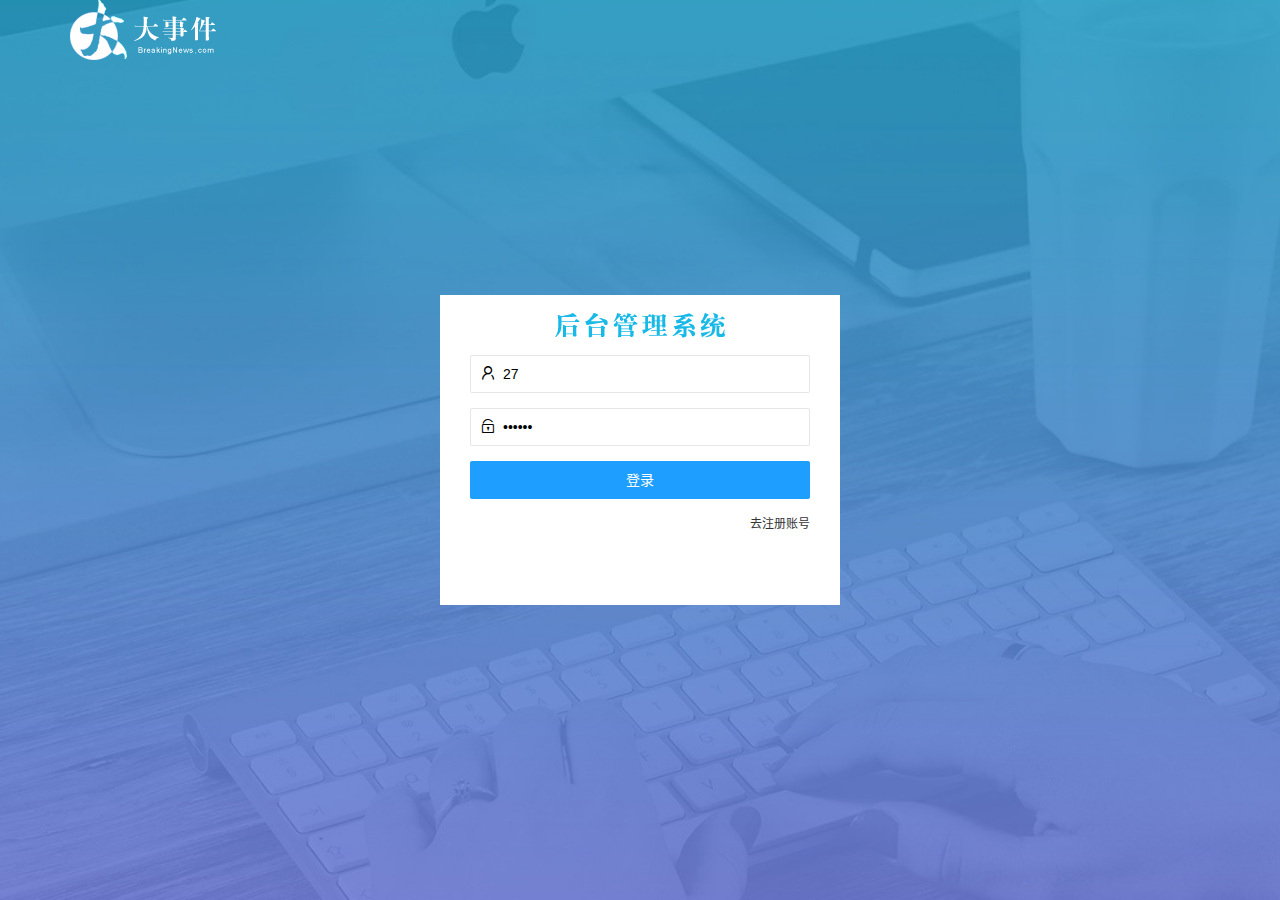
<file: login.html>
<!DOCTYPE html>
<html lang="zh-CN">

<head>
    <meta charset="UTF-8">
    <meta name="viewport" content="width=device-width, initial-scale=1.0">
    <title>大事件-登录/注册页面</title>
    <!-- 1.导入layui样式 -->
    <link rel="stylesheet" href="/assets/lib/layui/css/layui.css">
    <!-- 2.导入登录样式 -->
    <link rel="stylesheet" href="./assets/css/login.css">
</head>

<body>
    <!-- 3.头部logo区域 -->
    <div class="layui-main">
        <img src="/assets/images/logo.png" alt="" />
    </div>
    <!-- 4.登录注册区域 -->
    <div class="loginAndRegBox">
        <!-- 4.1登录注册标题 -->
        <div class="title_box">
        </div>
        <!-- 登录div -->
        <div class="login-box">
            <!-- 登录的表单 -->
            <form class="layui-form" id="form_login">
                <!-- 用户名 -->
                <div class="layui-form-item">
                    <i class="layui-icon layui-icon-username"></i>
                    <input type="text" value="27" name="username" required lay-verify="required" placeholder="请输入用户名"
                        autocomplete="off" class="layui-input" />
                </div>
                <!-- 密码 -->
                <div class="layui-form-item">
                    <i class="layui-icon layui-icon-password"></i>
                    <input value="123456" type="password" name="password" required lay-verify="required|pwd"
                        placeholder="请输入密码" autocomplete="off" class="layui-input" />
                </div>
                <!-- 登录按钮 -->
                <div class="layui-form-item">
                    <!-- 注意：表单提交按钮和普通按钮的区别，就是 lay-submit 属性 -->
                    <button class="layui-btn layui-btn-fluid layui-btn-normal" lay-submit>登录</button>
                </div>
                <div class="layui-form-item links">
                    <a href="javascript:;" id="link_reg">去注册账号</a>
                </div>
            </form>
        </div>
        <!-- 注册的div -->
        <div class="reg-box">
            <!-- 注册的表单 -->
            <form class="layui-form" id="form_reg">
                <!-- 用户名 -->
                <div class="layui-form-item">
                    <i class="layui-icon layui-icon-username"></i>
                    <input type="text" name="username" required lay-verify="required" placeholder="请输入用户名"
                        autocomplete="off" class="layui-input" id="nainp" />
                </div>
                <!-- 密码 -->
                <div class="layui-form-item">
                    <i class="layui-icon layui-icon-password"></i>
                    <input type="password" name="password" required lay-verify="required|pwd" placeholder="请输入密码"
                        autocomplete="off" class="layui-input" id="inp" />
                </div>
                <!-- 密码确认框 -->
                <div class="layui-form-item">
                    <i class="layui-icon layui-icon-password"></i>
                    <input type="password" name="repassword" required lay-verify="required|pwd|repwd"
                        placeholder="再次确认密码" autocomplete="off" class="layui-input" id="reinp" />
                </div>
                <!-- 注册按钮 -->
                <div class="layui-form-item">
                    <!-- 注意：表单提交按钮和普通按钮的区别，就是 lay-submit 属性 -->
                    <button class="layui-btn layui-btn-fluid layui-btn-normal" lay-submit>注册</button>
                </div>
                <div class="layui-form-item links">
                    <a href="javascript:;" id="link_login">去登录</a>
                </div>
            </form>
        </div>
    </div>
</body>
<!-- 导入Layui 的 js文件,因为这个文件中没有使用window.onload,所以要全部写到最底端 -->
<script src="./assets/lib/layui/layui.all.js"></script>
<!-- 导入jq 文件 -->
<script src="./assets/lib/jquery.js"></script>
<!-- 导入自己封装的baseAPI.js文件 -->
<script src="./assets/js/baseAPI.js"></script>
<!-- 导入login.js文件 -->
<script src="/assets/js/login.js"></script>

</html>
</file>
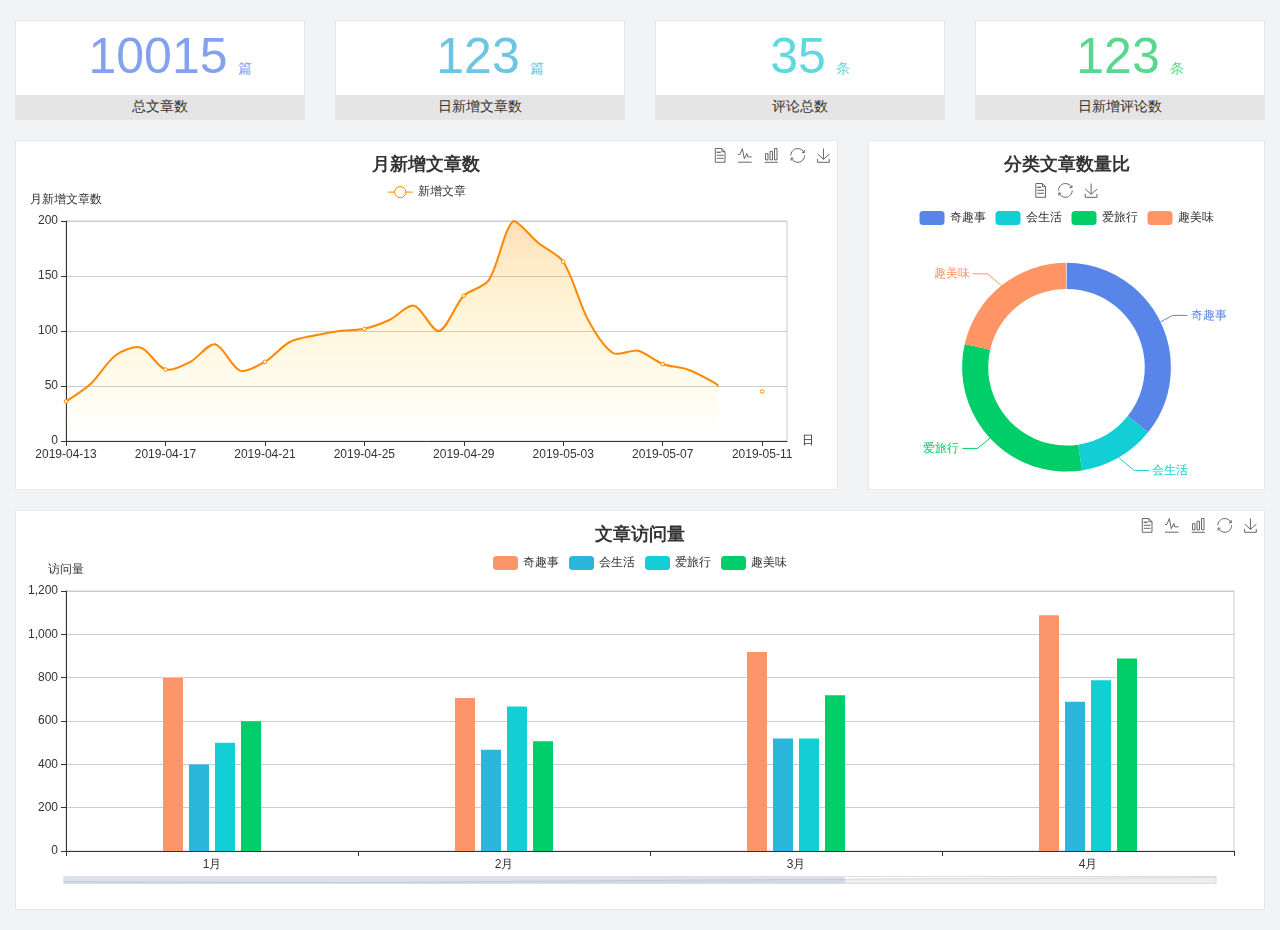
<file: home/dashboard.html>
<!DOCTYPE html>
<html lang="en">

<head>
  <meta charset="UTF-8">
  <meta name="viewport" content="width=device-width, initial-scale=1.0">
  <meta http-equiv="X-UA-Compatible" content="ie=edge">
  <title>图表统计</title>
  <link rel="stylesheet" href="../../assets/lib/bootstrap.css" />
  <link rel="stylesheet" href="../../assets/lib/main.css" />
  <script src="../../assets/lib/jquery.js"></script>
  <script type="text/javascript" src="../../assets/lib/echarts.min.js"></script>
</head>

<body>
  <div class="container-fluid">
    <div class="row spannel_list">
      <div class="col-sm-3 col-xs-6">
        <div class="spannel">
          <em>10015</em><span>篇</span>
          <b>总文章数</b>
        </div>
      </div>
      <div class="col-sm-3 col-xs-6">
        <div class="spannel scolor01">
          <em>123</em><span>篇</span>
          <b>日新增文章数</b>
        </div>
      </div>
      <div class="col-sm-3 col-xs-6">
        <div class="spannel scolor02">
          <em>35</em><span>条</span>
          <b>评论总数</b>
        </div>
      </div>
      <div class="col-sm-3 col-xs-6">
        <div class="spannel scolor03">
          <em>123</em><span>条</span>
          <b>日新增评论数</b>
        </div>
      </div>
    </div>
  </div>

  <div class="container-fluid">
    <div class="row curve-pie">
      <div class="col-lg-8 col-md-8">
        <div class="gragh_pannel" id="curve_show"></div>
      </div>
      <div class="col-lg-4 col-md-4">
        <div class="gragh_pannel" id="pie_show"></div>
      </div>
    </div>
  </div>

  <div class="container-fluid">
    <div class="column_pannel" id="column_show"></div>
  </div>

  <script>
    var oChart = echarts.init(document.getElementById('curve_show'));
    var aList_all = [
      { 'count': 36, 'date': '2019-04-13' },
      { 'count': 52, 'date': '2019-04-14' },
      { 'count': 78, 'date': '2019-04-15' },
      { 'count': 85, 'date': '2019-04-16' },
      { 'count': 65, 'date': '2019-04-17' },
      { 'count': 72, 'date': '2019-04-18' },
      { 'count': 88, 'date': '2019-04-19' },
      { 'count': 64, 'date': '2019-04-20' },
      { 'count': 72, 'date': '2019-04-21' },
      { 'count': 90, 'date': '2019-04-22' },
      { 'count': 96, 'date': '2019-04-23' },
      { 'count': 100, 'date': '2019-04-24' },
      { 'count': 102, 'date': '2019-04-25' },
      { 'count': 110, 'date': '2019-04-26' },
      { 'count': 123, 'date': '2019-04-27' },
      { 'count': 100, 'date': '2019-04-28' },
      { 'count': 132, 'date': '2019-04-29' },
      { 'count': 146, 'date': '2019-04-30' },
      { 'count': 200, 'date': '2019-05-01' },
      { 'count': 180, 'date': '2019-05-02' },
      { 'count': 163, 'date': '2019-05-03' },
      { 'count': 110, 'date': '2019-05-04' },
      { 'count': 80, 'date': '2019-05-05' },
      { 'count': 82, 'date': '2019-05-06' },
      { 'count': 70, 'date': '2019-05-07' },
      { 'count': 65, 'date': '2019-05-08' },
      { 'count': 54, 'date': '2019-05-09' },
      { 'count': 40, 'date': '2019-05-10' },
      { 'count': 45, 'date': '2019-05-11' },
      { 'count': 38, 'date': '2019-05-12' },
    ];

    let aCount = [];
    let aDate = [];

    for (var i = 0; i < aList_all.length; i++) {
      aCount.push(aList_all[i].count);
      aDate.push(aList_all[i].date);
    }

    var chartopt = {
      title: {
        text: '月新增文章数',
        left: 'center',
        top: '10'
      },
      tooltip: {
        trigger: 'axis'
      },
      legend: {
        data: ['新增文章'],
        top: '40'
      },
      toolbox: {
        show: true,
        feature: {
          mark: { show: true },
          dataView: { show: true, readOnly: false },
          magicType: { show: true, type: ['line', 'bar'] },
          restore: { show: true },
          saveAsImage: { show: true }
        }
      },
      calculable: true,
      xAxis: [
        {
          name: '日',
          type: 'category',
          boundaryGap: false,
          data: aDate
        }
      ],
      yAxis: [
        {
          name: '月新增文章数',
          type: 'value'
        }
      ],
      series: [
        {
          name: '新增文章',
          type: 'line',
          smooth: true,
          itemStyle: { normal: { areaStyle: { type: 'default' }, color: '#f80' }, lineStyle: { color: '#f80' } },
          data: aCount
        }],
      areaStyle: {
        normal: {
          color: new echarts.graphic.LinearGradient(0, 0, 0, 1, [{
            offset: 0,
            color: 'rgba(255,136,0,0.39)'
          }, {
            offset: .34,
            color: 'rgba(255,180,0,0.25)'
          }, {
            offset: 1,
            color: 'rgba(255,222,0,0.00)'
          }])

        }
      },
      grid: {
        show: true,
        x: 50,
        x2: 50,
        y: 80,
        height: 220
      }
    };

    oChart.setOption(chartopt);


    var oPie = echarts.init(document.getElementById('pie_show'));
    var oPieopt =
    {
      title: {
        top: 10,
        text: '分类文章数量比',
        x: 'center'
      },
      tooltip: {
        trigger: 'item',
        formatter: "{a} <br/>{b} : {c} ({d}%)"
      },
      color: ['#5885e8', '#13cfd5', '#00ce68', '#ff9565'],
      legend: {
        x: 'center',
        top: 65,
        data: ['奇趣事', '会生活', '爱旅行', '趣美味']
      },
      toolbox: {
        show: true,
        x: 'center',
        top: 35,
        feature: {
          mark: { show: true },
          dataView: { show: true, readOnly: false },
          magicType: {
            show: true,
            type: ['pie', 'funnel'],
            option: {
              funnel: {
                x: '25%',
                width: '50%',
                funnelAlign: 'left',
                max: 1548
              }
            }
          },
          restore: { show: true },
          saveAsImage: { show: true }
        }
      },
      calculable: true,
      series: [
        {
          name: '访问来源',
          type: 'pie',
          radius: ['45%', '60%'],
          center: ['50%', '65%'],
          data: [
            { value: 300, name: '奇趣事' },
            { value: 100, name: '会生活' },
            { value: 260, name: '爱旅行' },
            { value: 180, name: '趣美味' }
          ]
        }
      ]
    };
    oPie.setOption(oPieopt);



    var oColumn = this.echarts.init(document.getElementById('column_show'));
    var oColumnopt =
    {
      title: {
        text: '文章访问量',
        left: 'center',
        top: '10'
      },
      tooltip: {
        trigger: 'axis'
      },
      legend: {
        data: ['奇趣事', '会生活', '爱旅行', '趣美味'],
        top: '40'
      },
      toolbox: {
        show: true,
        feature: {
          mark: { show: true },
          dataView: { show: true, readOnly: false },
          magicType: { show: true, type: ['line', 'bar'] },
          restore: { show: true },
          saveAsImage: { show: true }
        }
      },
      calculable: true,
      xAxis: [
        {
          type: 'category',
          data: ['1月', '2月', '3月', '4月', '5月']
        }
      ],
      yAxis: [
        {
          name: '访问量',
          type: 'value'
        }
      ],
      series: [
        {
          name: '奇趣事',
          type: 'bar',
          barWidth: 20,
          itemStyle: {
            normal: { areaStyle: { type: 'default' }, color: '#fd956a' }
          },
          data: [800, 708, 920, 1090, 1200]
        },
        {
          name: '会生活',
          type: 'bar',
          barWidth: 20,
          itemStyle: {
            normal: { areaStyle: { type: 'default' }, color: '#2bb6db' }
          },
          data: [400, 468, 520, 690, 800]
        },
        {
          name: '爱旅行',
          type: 'bar',
          barWidth: 20,
          itemStyle: {
            normal: { areaStyle: { type: 'default' }, color: '#13cfd5' }
          },
          data: [500, 668, 520, 790, 900]
        },
        {
          name: '趣美味',
          type: 'bar',
          barWidth: 20,
          itemStyle: {
            normal: { areaStyle: { type: 'default' }, color: '#00ce68' }
          },
          data: [600, 508, 720, 890, 1000]
        }
      ],
      grid: {
        show: true,
        x: 50,
        x2: 30,
        y: 80,
        height: 260
      },
      dataZoom: [//给x轴设置滚动条
        {
          start: 0,//默认为0
          end: 100 - 1000 / 31,//默认为100
          type: 'slider',
          show: true,
          xAxisIndex: [0],
          handleSize: 0,//滑动条的 左右2个滑动条的大小
          height: 8,//组件高度
          left: 45, //左边的距离
          right: 50,//右边的距离
          bottom: 26,//右边的距离
          handleColor: '#ddd',//h滑动图标的颜色
          handleStyle: {
            borderColor: "#cacaca",
            borderWidth: "1",
            shadowBlur: 2,
            background: "#ddd",
            shadowColor: "#ddd",
          }
        }]
    };
    oColumn.setOption(oColumnopt);
  </script>
</body>

</html>
</file>
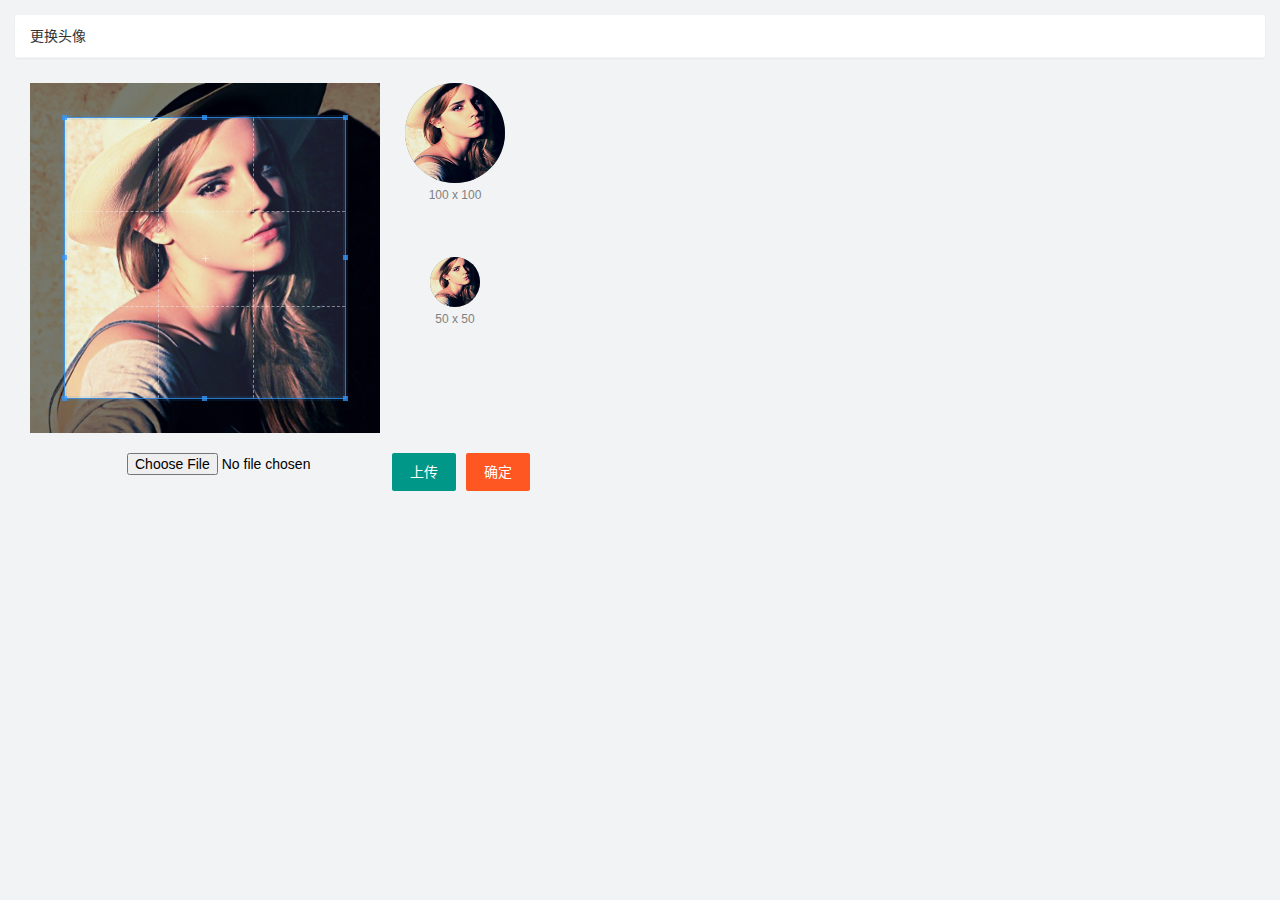
<file: user/user_avatar.html>
<!DOCTYPE html>
<html lang="zh-CN">

<head>
    <meta charset="UTF-8">
    <meta name="viewport" content="width=device-width, initial-scale=1.0">
    <title>Document</title>
    <!-- 导入layui的样式 -->
    <link rel="stylesheet" href="/assets/lib/layui/css/layui.css">
    <!-- 导入cropper.css样式 -->
    <link rel="stylesheet" href="/assets/lib/cropper/cropper.css" />
    <!-- 导入自己的样式 -->
    <link rel="stylesheet" href="/assets/css/user/user_avatar.css">
</head>

<body>
    <!-- 卡片区域 -->
    <div class="layui-card">
        <div class="layui-card-header">更换头像</div>
    </div>
    <div class="layui-card-body">
        <!-- 第一行的图片裁剪和预览区域 -->
        <div class="row1">
            <!-- 图片裁剪区域 -->
            <div class="cropper-box">
                <!-- 这个 img 标签很重要，将来会把它初始化为裁剪区域 -->
                <img id="image" src="/assets/images/sample.jpg" />
            </div>
            <!-- 图片的预览区域 -->
            <div class="preview-box">
                <div>
                    <!-- 宽高为 100px 的预览区域 -->
                    <div class="img-preview w100"></div>
                    <p class="size">100 x 100</p>
                </div>
                <div>
                    <!-- 宽高为 50px 的预览区域 -->
                    <div class="img-preview w50"></div>
                    <p class="size">50 x 50</p>
                </div>
            </div>
        </div>

        <!-- 第二行的按钮区域 -->
        <div class="row2">
            <!-- 通过accept属性,可以指定,允许用户选择什么类型的文件 -->
            <input type="file" id="file" accept="image/png,image/jpeg">
            <button type="button" class="layui-btn" id="btnImg">上传</button>
            <button type="button" class="layui-btn layui-btn-danger" id="btnSure">确定</button>
        </div>
    </div>
    <!-- 导入layui样式 -->
    <script src="/assets/lib/layui/layui.all.js"></script>
    <!-- 导入Jquery -->
    <script src="/assets/lib/jquery.js"></script>
    <!-- 导入Cropper.js -->
    <script src="/assets/lib/cropper/Cropper.js"></script>
    <!-- 导入jquery-cropper.js -->
    <script src="/assets/lib/cropper/jquery-cropper.js"></script>
    <script src="/assets/js/baseAPI.js"></script>
    <!-- 导入自己的js文件 -->
    <script src="/assets/js/user/user_avatar.js"></script>
</body>

</html>
</file>
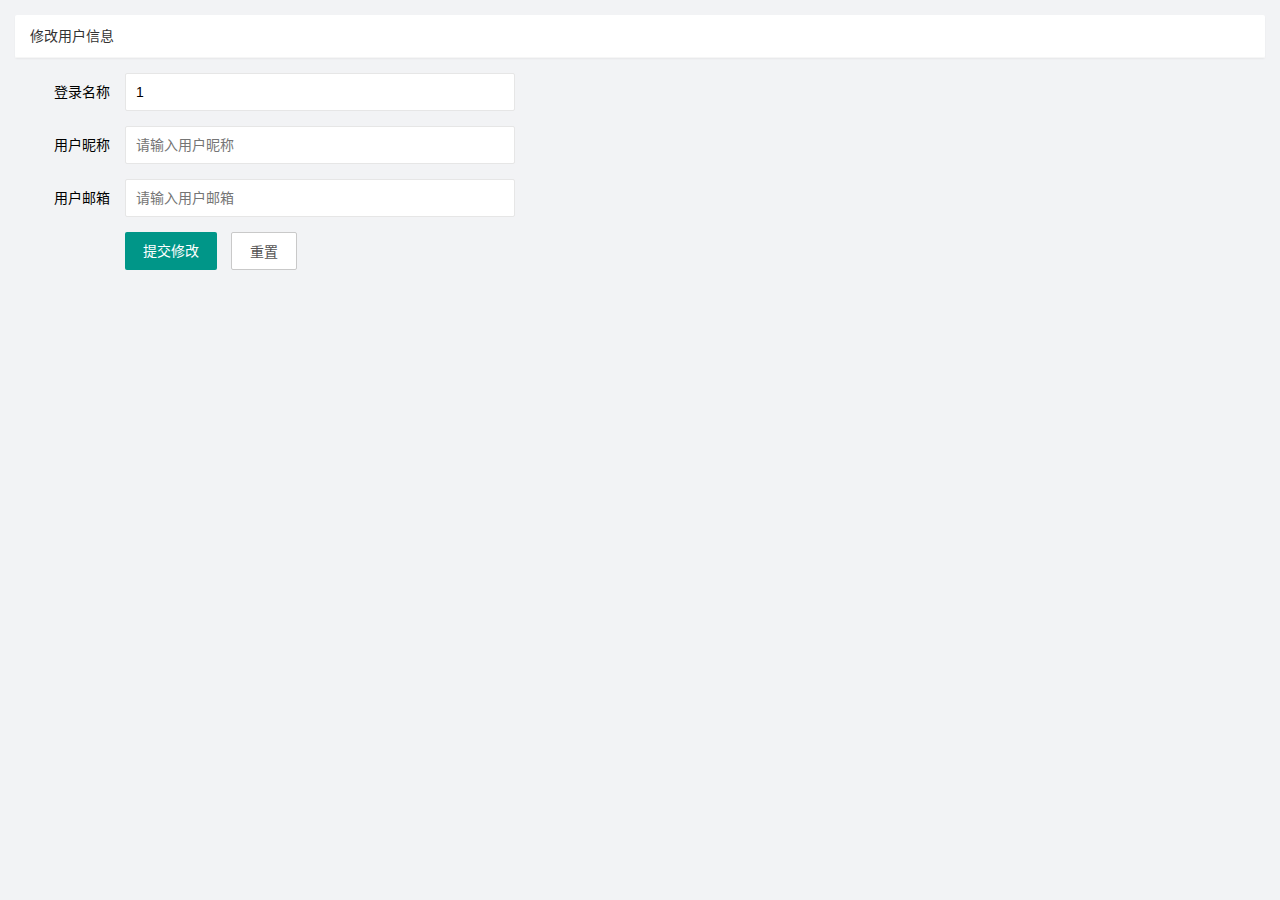
<file: user/user_info.html>
<!DOCTYPE html>
<html lang="zh-CN">

<head>
    <meta charset="UTF-8">
    <meta name="viewport" content="width=device-width, initial-scale=1.0">
    <title>Document</title>
    <!-- 导入layui的样式 -->
    <link rel="stylesheet" href="/assets/lib/layui/css/layui.css">
    <!-- 导入自己的样式 -->
    <link rel=" stylesheet" href="/assets/css/user/user_info.css">
</head>

<body>
    <!-- 卡片区域 -->
    <div class="layui-card">
        <div class="layui-card-header">修改用户信息</div>
    </div>
    <form class="layui-form" lay-filter="formUserInfo">
        <input type="hidden" name="id" value="" />
        <!-- 用户名 -->
        <div class="layui-form-item">
            <label class="layui-form-label">登录名称</label>
            <div class="layui-input-block">
                <input type="text" name="username" required lay-verify="required" placeholder="请输入登录名称"
                    autocomplete="off" class="layui-input" readonly value="1">
            </div>
        </div>
        <!-- 昵称 -->
        <div class="layui-form-item">
            <label class="layui-form-label">用户昵称</label>
            <div class="layui-input-block">
                <input type="text" name="nickname" required lay-verify="required|nickname" placeholder="请输入用户昵称"
                    autocomplete="off" class="layui-input">
            </div>
        </div>
        <!-- 邮箱 -->
        <div class="layui-form-item">
            <label class="layui-form-label">用户邮箱</label>
            <div class="layui-input-block">
                <input type="text" name="email" required lay-verify="required|email" placeholder="请输入用户邮箱"
                    autocomplete="off" class="layui-input">
            </div>
        </div>
        <div class="layui-form-item">
            <div class="layui-input-block">
                <button class="layui-btn" lay-submit lay-filter="formDemo">提交修改</button>
                <button type="reset" class="layui-btn layui-btn-primary" id="btnReset">重置</button>
            </div>
        </div>
    </form>
    <!-- 导入layui的js -->
    <script src="/assets/lib/layui/layui.all.js"></script>
    <!-- 导入Jquery -->
    <script src="/assets/lib/jquery.js"></script>
    <!-- 导入自己的js -->
    <script src="/assets/js/user/user_info.js"></script>
    <!-- 导入baseAPI -->
    <script src="/assets/js/baseAPI.js"></script>
</body>

</html>
</file>
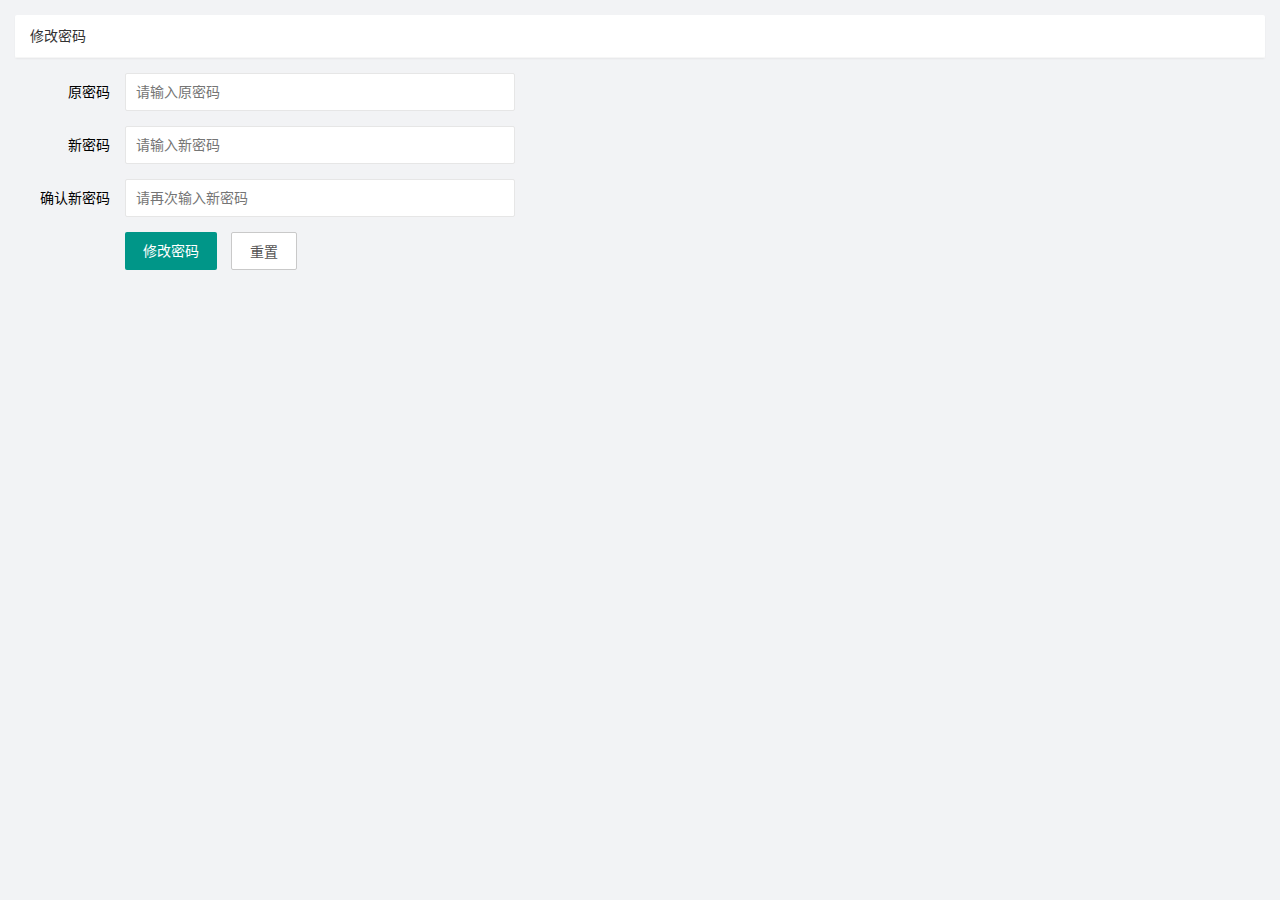
<file: user/user_pwd.html>
<!DOCTYPE html>
<html lang="zh-CN">

<head>
    <meta charset="UTF-8">
    <meta name="viewport" content="width=device-width, initial-scale=1.0">
    <title>Document</title>
    <!-- 导入layui的样式 -->
    <link rel="stylesheet" href="/assets/lib/layui/css/layui.css">
    <!-- 导入自己的样式 -->
    <link rel=" stylesheet" href="/assets/css/user/user_pwd.css">
</head>

<body>
    <!-- 卡片区域 -->
    <div class="layui-card">
        <div class="layui-card-header">修改密码</div>
    </div>
    <form class="layui-form">

        <!-- 原密码 -->
        <div class="layui-form-item">
            <label class="layui-form-label">原密码</label>
            <div class="layui-input-block">
                <input type="password" name="oldPwd" required lay-verify="required|pwd" placeholder="请输入原密码"
                    autocomplete="off" class="layui-input">
            </div>
        </div>
        <!-- 新密码 -->
        <div class="layui-form-item">
            <label class="layui-form-label">新密码</label>
            <div class="layui-input-block">
                <input type="password" name="newPwd" required lay-verify="required|pwd|samePwd" placeholder="请输入新密码"
                    autocomplete="off" class="layui-input">
            </div>
        </div>
        <!-- 确认新密码 -->
        <div class="layui-form-item">
            <label class="layui-form-label">确认新密码</label>
            <div class="layui-input-block">
                <input type="password" name="rePwd" required lay-verify="required|pwd|rePwd" placeholder="请再次输入新密码"
                    autocomplete="off" class="layui-input">
            </div>
        </div>
        <!-- 按钮 -->
        <div class="layui-form-item">
            <div class="layui-input-block">
                <button class="layui-btn" lay-submit lay-filter="formDemo">修改密码</button>
                <button type="reset" class="layui-btn layui-btn-primary" id="btnReset">重置</button>
            </div>
        </div>
    </form>
    <!-- 导入layui的js -->
    <script src="/assets/lib/layui/layui.all.js"></script>
    <!-- 导入Jquery -->
    <script src="/assets/lib/jquery.js"></script>
    <!-- 导入自己的js -->
    <script src="/assets/js/user/user_pwd.js"></script>
    <!-- 导入baseAPI -->
    <script src="/assets/js/baseAPI.js"></script>

</body>

</html>
</file>
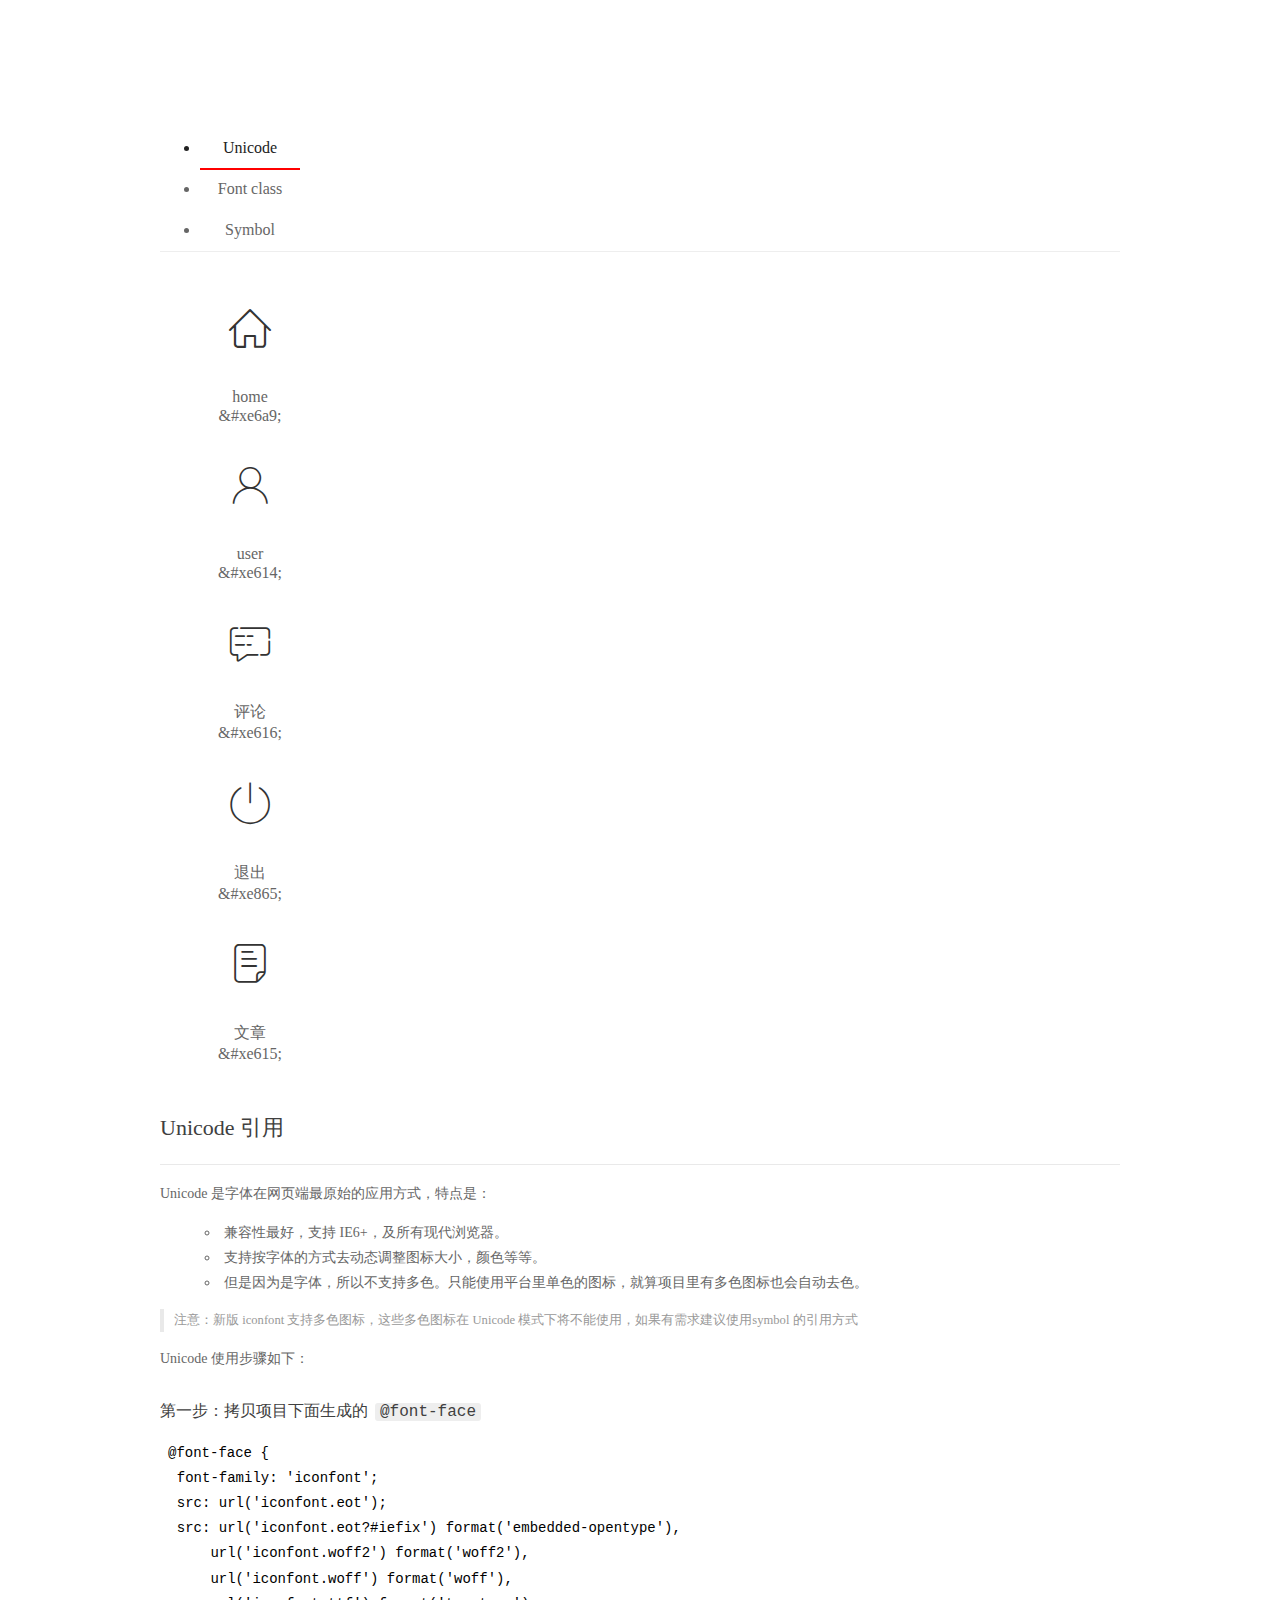
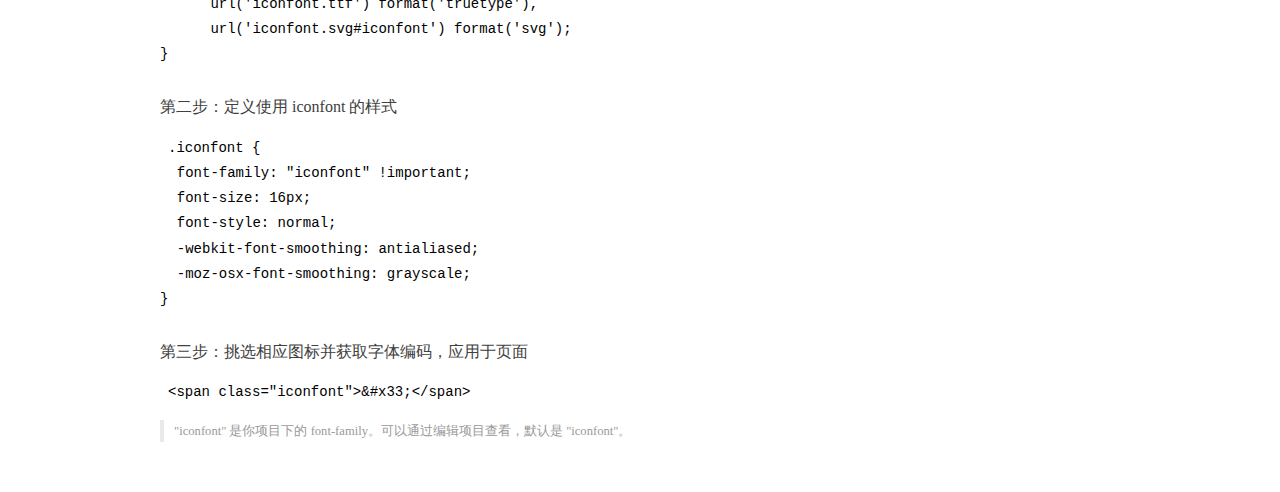
<file: assets/fonts/demo_index.html>
<!DOCTYPE html>
<html>
<head>
  <meta charset="utf-8"/>
  <title>IconFont Demo</title>
  <link rel="shortcut icon" href="https://gtms04.alicdn.com/tps/i4/TB1_oz6GVXXXXaFXpXXJDFnIXXX-64-64.ico" type="image/x-icon"/>
  <link rel="stylesheet" href="https://g.alicdn.com/thx/cube/1.3.2/cube.min.css">
  <link rel="stylesheet" href="demo.css">
  <link rel="stylesheet" href="iconfont.css">
  <script src="iconfont.js"></script>
  <!-- jQuery -->
  <script src="https://a1.alicdn.com/oss/uploads/2018/12/26/7bfddb60-08e8-11e9-9b04-53e73bb6408b.js"></script>
  <!-- 代码高亮 -->
  <script src="https://a1.alicdn.com/oss/uploads/2018/12/26/a3f714d0-08e6-11e9-8a15-ebf944d7534c.js"></script>
</head>
<body>
  <div class="main">
    <h1 class="logo"><a href="https://www.iconfont.cn/" title="iconfont 首页" target="_blank">&#xe86b;</a></h1>
    <div class="nav-tabs">
      <ul id="tabs" class="dib-box">
        <li class="dib active"><span>Unicode</span></li>
        <li class="dib"><span>Font class</span></li>
        <li class="dib"><span>Symbol</span></li>
      </ul>
      
    </div>
    <div class="tab-container">
      <div class="content unicode" style="display: block;">
          <ul class="icon_lists dib-box">
          
            <li class="dib">
              <span class="icon iconfont">&#xe6a9;</span>
                <div class="name">home</div>
                <div class="code-name">&amp;#xe6a9;</div>
              </li>
          
            <li class="dib">
              <span class="icon iconfont">&#xe614;</span>
                <div class="name">user</div>
                <div class="code-name">&amp;#xe614;</div>
              </li>
          
            <li class="dib">
              <span class="icon iconfont">&#xe616;</span>
                <div class="name">评论</div>
                <div class="code-name">&amp;#xe616;</div>
              </li>
          
            <li class="dib">
              <span class="icon iconfont">&#xe865;</span>
                <div class="name">退出</div>
                <div class="code-name">&amp;#xe865;</div>
              </li>
          
            <li class="dib">
              <span class="icon iconfont">&#xe615;</span>
                <div class="name">文章</div>
                <div class="code-name">&amp;#xe615;</div>
              </li>
          
          </ul>
          <div class="article markdown">
          <h2 id="unicode-">Unicode 引用</h2>
          <hr>

          <p>Unicode 是字体在网页端最原始的应用方式，特点是：</p>
          <ul>
            <li>兼容性最好，支持 IE6+，及所有现代浏览器。</li>
            <li>支持按字体的方式去动态调整图标大小，颜色等等。</li>
            <li>但是因为是字体，所以不支持多色。只能使用平台里单色的图标，就算项目里有多色图标也会自动去色。</li>
          </ul>
          <blockquote>
            <p>注意：新版 iconfont 支持多色图标，这些多色图标在 Unicode 模式下将不能使用，如果有需求建议使用symbol 的引用方式</p>
          </blockquote>
          <p>Unicode 使用步骤如下：</p>
          <h3 id="-font-face">第一步：拷贝项目下面生成的 <code>@font-face</code></h3>
<pre><code class="language-css"
>@font-face {
  font-family: 'iconfont';
  src: url('iconfont.eot');
  src: url('iconfont.eot?#iefix') format('embedded-opentype'),
      url('iconfont.woff2') format('woff2'),
      url('iconfont.woff') format('woff'),
      url('iconfont.ttf') format('truetype'),
      url('iconfont.svg#iconfont') format('svg');
}
</code></pre>
          <h3 id="-iconfont-">第二步：定义使用 iconfont 的样式</h3>
<pre><code class="language-css"
>.iconfont {
  font-family: "iconfont" !important;
  font-size: 16px;
  font-style: normal;
  -webkit-font-smoothing: antialiased;
  -moz-osx-font-smoothing: grayscale;
}
</code></pre>
          <h3 id="-">第三步：挑选相应图标并获取字体编码，应用于页面</h3>
<pre>
<code class="language-html"
>&lt;span class="iconfont"&gt;&amp;#x33;&lt;/span&gt;
</code></pre>
          <blockquote>
            <p>"iconfont" 是你项目下的 font-family。可以通过编辑项目查看，默认是 "iconfont"。</p>
          </blockquote>
          </div>
      </div>
      <div class="content font-class">
        <ul class="icon_lists dib-box">
          
          <li class="dib">
            <span class="icon iconfont icon-home"></span>
            <div class="name">
              home
            </div>
            <div class="code-name">.icon-home
            </div>
          </li>
          
          <li class="dib">
            <span class="icon iconfont icon-user"></span>
            <div class="name">
              user
            </div>
            <div class="code-name">.icon-user
            </div>
          </li>
          
          <li class="dib">
            <span class="icon iconfont icon-pinglun"></span>
            <div class="name">
              评论
            </div>
            <div class="code-name">.icon-pinglun
            </div>
          </li>
          
          <li class="dib">
            <span class="icon iconfont icon-tuichu"></span>
            <div class="name">
              退出
            </div>
            <div class="code-name">.icon-tuichu
            </div>
          </li>
          
          <li class="dib">
            <span class="icon iconfont icon-16"></span>
            <div class="name">
              文章
            </div>
            <div class="code-name">.icon-16
            </div>
          </li>
          
        </ul>
        <div class="article markdown">
        <h2 id="font-class-">font-class 引用</h2>
        <hr>

        <p>font-class 是 Unicode 使用方式的一种变种，主要是解决 Unicode 书写不直观，语意不明确的问题。</p>
        <p>与 Unicode 使用方式相比，具有如下特点：</p>
        <ul>
          <li>兼容性良好，支持 IE8+，及所有现代浏览器。</li>
          <li>相比于 Unicode 语意明确，书写更直观。可以很容易分辨这个 icon 是什么。</li>
          <li>因为使用 class 来定义图标，所以当要替换图标时，只需要修改 class 里面的 Unicode 引用。</li>
          <li>不过因为本质上还是使用的字体，所以多色图标还是不支持的。</li>
        </ul>
        <p>使用步骤如下：</p>
        <h3 id="-fontclass-">第一步：引入项目下面生成的 fontclass 代码：</h3>
<pre><code class="language-html">&lt;link rel="stylesheet" href="./iconfont.css"&gt;
</code></pre>
        <h3 id="-">第二步：挑选相应图标并获取类名，应用于页面：</h3>
<pre><code class="language-html">&lt;span class="iconfont icon-xxx"&gt;&lt;/span&gt;
</code></pre>
        <blockquote>
          <p>"
            iconfont" 是你项目下的 font-family。可以通过编辑项目查看，默认是 "iconfont"。</p>
        </blockquote>
      </div>
      </div>
      <div class="content symbol">
          <ul class="icon_lists dib-box">
          
            <li class="dib">
                <svg class="icon svg-icon" aria-hidden="true">
                  <use xlink:href="#icon-home"></use>
                </svg>
                <div class="name">home</div>
                <div class="code-name">#icon-home</div>
            </li>
          
            <li class="dib">
                <svg class="icon svg-icon" aria-hidden="true">
                  <use xlink:href="#icon-user"></use>
                </svg>
                <div class="name">user</div>
                <div class="code-name">#icon-user</div>
            </li>
          
            <li class="dib">
                <svg class="icon svg-icon" aria-hidden="true">
                  <use xlink:href="#icon-pinglun"></use>
                </svg>
                <div class="name">评论</div>
                <div class="code-name">#icon-pinglun</div>
            </li>
          
            <li class="dib">
                <svg class="icon svg-icon" aria-hidden="true">
                  <use xlink:href="#icon-tuichu"></use>
                </svg>
                <div class="name">退出</div>
                <div class="code-name">#icon-tuichu</div>
            </li>
          
            <li class="dib">
                <svg class="icon svg-icon" aria-hidden="true">
                  <use xlink:href="#icon-16"></use>
                </svg>
                <div class="name">文章</div>
                <div class="code-name">#icon-16</div>
            </li>
          
          </ul>
          <div class="article markdown">
          <h2 id="symbol-">Symbol 引用</h2>
          <hr>

          <p>这是一种全新的使用方式，应该说这才是未来的主流，也是平台目前推荐的用法。相关介绍可以参考这篇<a href="">文章</a>
            这种用法其实是做了一个 SVG 的集合，与另外两种相比具有如下特点：</p>
          <ul>
            <li>支持多色图标了，不再受单色限制。</li>
            <li>通过一些技巧，支持像字体那样，通过 <code>font-size</code>, <code>color</code> 来调整样式。</li>
            <li>兼容性较差，支持 IE9+，及现代浏览器。</li>
            <li>浏览器渲染 SVG 的性能一般，还不如 png。</li>
          </ul>
          <p>使用步骤如下：</p>
          <h3 id="-symbol-">第一步：引入项目下面生成的 symbol 代码：</h3>
<pre><code class="language-html">&lt;script src="./iconfont.js"&gt;&lt;/script&gt;
</code></pre>
          <h3 id="-css-">第二步：加入通用 CSS 代码（引入一次就行）：</h3>
<pre><code class="language-html">&lt;style&gt;
.icon {
  width: 1em;
  height: 1em;
  vertical-align: -0.15em;
  fill: currentColor;
  overflow: hidden;
}
&lt;/style&gt;
</code></pre>
          <h3 id="-">第三步：挑选相应图标并获取类名，应用于页面：</h3>
<pre><code class="language-html">&lt;svg class="icon" aria-hidden="true"&gt;
  &lt;use xlink:href="#icon-xxx"&gt;&lt;/use&gt;
&lt;/svg&gt;
</code></pre>
          </div>
      </div>

    </div>
  </div>
  <script>
  $(document).ready(function () {
      $('.tab-container .content:first').show()

      $('#tabs li').click(function (e) {
        var tabContent = $('.tab-container .content')
        var index = $(this).index()

        if ($(this).hasClass('active')) {
          return
        } else {
          $('#tabs li').removeClass('active')
          $(this).addClass('active')

          tabContent.hide().eq(index).fadeIn()
        }
      })
    })
  </script>
</body>
</html>
</file>
<file: assets/lib/layui/css/layui.css>
/** layui-v2.5.5 MIT License By https://www.layui.com */
 .layui-inline,img{display:inline-block;vertical-align:middle}h1,h2,h3,h4,h5,h6{font-weight:400}.layui-edge,.layui-header,.layui-inline,.layui-main{position:relative}.layui-body,.layui-edge,.layui-elip{overflow:hidden}.layui-btn,.layui-edge,.layui-inline,img{vertical-align:middle}.layui-btn,.layui-disabled,.layui-icon,.layui-unselect{-moz-user-select:none;-webkit-user-select:none;-ms-user-select:none}.layui-elip,.layui-form-checkbox span,.layui-form-pane .layui-form-label{text-overflow:ellipsis;white-space:nowrap}.layui-breadcrumb,.layui-tree-btnGroup{visibility:hidden}blockquote,body,button,dd,div,dl,dt,form,h1,h2,h3,h4,h5,h6,input,li,ol,p,pre,td,textarea,th,ul{margin:0;padding:0;-webkit-tap-highlight-color:rgba(0,0,0,0)}a:active,a:hover{outline:0}img{border:none}li{list-style:none}table{border-collapse:collapse;border-spacing:0}h4,h5,h6{font-size:100%}button,input,optgroup,option,select,textarea{font-family:inherit;font-size:inherit;font-style:inherit;font-weight:inherit;outline:0}pre{white-space:pre-wrap;white-space:-moz-pre-wrap;white-space:-pre-wrap;white-space:-o-pre-wrap;word-wrap:break-word}body{line-height:24px;font:14px Helvetica Neue,Helvetica,PingFang SC,Tahoma,Arial,sans-serif}hr{height:1px;margin:10px 0;border:0;clear:both}a{color:#333;text-decoration:none}a:hover{color:#777}a cite{font-style:normal;*cursor:pointer}.layui-border-box,.layui-border-box *{box-sizing:border-box}.layui-box,.layui-box *{box-sizing:content-box}.layui-clear{clear:both;*zoom:1}.layui-clear:after{content:'\20';clear:both;*zoom:1;display:block;height:0}.layui-inline{*display:inline;*zoom:1}.layui-edge{display:inline-block;width:0;height:0;border-width:6px;border-style:dashed;border-color:transparent}.layui-edge-top{top:-4px;border-bottom-color:#999;border-bottom-style:solid}.layui-edge-right{border-left-color:#999;border-left-style:solid}.layui-edge-bottom{top:2px;border-top-color:#999;border-top-style:solid}.layui-edge-left{border-right-color:#999;border-right-style:solid}.layui-disabled,.layui-disabled:hover{color:#d2d2d2!important;cursor:not-allowed!important}.layui-circle{border-radius:100%}.layui-show{display:block!important}.layui-hide{display:none!important}@font-face{font-family:layui-icon;src:url(../font/iconfont.eot?v=250);src:url(../font/iconfont.eot?v=250#iefix) format('embedded-opentype'),url(../font/iconfont.woff2?v=250) format('woff2'),url(../font/iconfont.woff?v=250) format('woff'),url(../font/iconfont.ttf?v=250) format('truetype'),url(../font/iconfont.svg?v=250#layui-icon) format('svg')}.layui-icon{font-family:layui-icon!important;font-size:16px;font-style:normal;-webkit-font-smoothing:antialiased;-moz-osx-font-smoothing:grayscale}.layui-icon-reply-fill:before{content:"\e611"}.layui-icon-set-fill:before{content:"\e614"}.layui-icon-menu-fill:before{content:"\e60f"}.layui-icon-search:before{content:"\e615"}.layui-icon-share:before{content:"\e641"}.layui-icon-set-sm:before{content:"\e620"}.layui-icon-engine:before{content:"\e628"}.layui-icon-close:before{content:"\1006"}.layui-icon-close-fill:before{content:"\1007"}.layui-icon-chart-screen:before{content:"\e629"}.layui-icon-star:before{content:"\e600"}.layui-icon-circle-dot:before{content:"\e617"}.layui-icon-chat:before{content:"\e606"}.layui-icon-release:before{content:"\e609"}.layui-icon-list:before{content:"\e60a"}.layui-icon-chart:before{content:"\e62c"}.layui-icon-ok-circle:before{content:"\1005"}.layui-icon-layim-theme:before{content:"\e61b"}.layui-icon-table:before{content:"\e62d"}.layui-icon-right:before{content:"\e602"}.layui-icon-left:before{content:"\e603"}.layui-icon-cart-simple:before{content:"\e698"}.layui-icon-face-cry:before{content:"\e69c"}.layui-icon-face-smile:before{content:"\e6af"}.layui-icon-survey:before{content:"\e6b2"}.layui-icon-tree:before{content:"\e62e"}.layui-icon-upload-circle:before{content:"\e62f"}.layui-icon-add-circle:before{content:"\e61f"}.layui-icon-download-circle:before{content:"\e601"}.layui-icon-templeate-1:before{content:"\e630"}.layui-icon-util:before{content:"\e631"}.layui-icon-face-surprised:before{content:"\e664"}.layui-icon-edit:before{content:"\e642"}.layui-icon-speaker:before{content:"\e645"}.layui-icon-down:before{content:"\e61a"}.layui-icon-file:before{content:"\e621"}.layui-icon-layouts:before{content:"\e632"}.layui-icon-rate-half:before{content:"\e6c9"}.layui-icon-add-circle-fine:before{content:"\e608"}.layui-icon-prev-circle:before{content:"\e633"}.layui-icon-read:before{content:"\e705"}.layui-icon-404:before{content:"\e61c"}.layui-icon-carousel:before{content:"\e634"}.layui-icon-help:before{content:"\e607"}.layui-icon-code-circle:before{content:"\e635"}.layui-icon-water:before{content:"\e636"}.layui-icon-username:before{content:"\e66f"}.layui-icon-find-fill:before{content:"\e670"}.layui-icon-about:before{content:"\e60b"}.layui-icon-location:before{content:"\e715"}.layui-icon-up:before{content:"\e619"}.layui-icon-pause:before{content:"\e651"}.layui-icon-date:before{content:"\e637"}.layui-icon-layim-uploadfile:before{content:"\e61d"}.layui-icon-delete:before{content:"\e640"}.layui-icon-play:before{content:"\e652"}.layui-icon-top:before{content:"\e604"}.layui-icon-friends:before{content:"\e612"}.layui-icon-refresh-3:before{content:"\e9aa"}.layui-icon-ok:before{content:"\e605"}.layui-icon-layer:before{content:"\e638"}.layui-icon-face-smile-fine:before{content:"\e60c"}.layui-icon-dollar:before{content:"\e659"}.layui-icon-group:before{content:"\e613"}.layui-icon-layim-download:before{content:"\e61e"}.layui-icon-picture-fine:before{content:"\e60d"}.layui-icon-link:before{content:"\e64c"}.layui-icon-diamond:before{content:"\e735"}.layui-icon-log:before{content:"\e60e"}.layui-icon-rate-solid:before{content:"\e67a"}.layui-icon-fonts-del:before{content:"\e64f"}.layui-icon-unlink:before{content:"\e64d"}.layui-icon-fonts-clear:before{content:"\e639"}.layui-icon-triangle-r:before{content:"\e623"}.layui-icon-circle:before{content:"\e63f"}.layui-icon-radio:before{content:"\e643"}.layui-icon-align-center:before{content:"\e647"}.layui-icon-align-right:before{content:"\e648"}.layui-icon-align-left:before{content:"\e649"}.layui-icon-loading-1:before{content:"\e63e"}.layui-icon-return:before{content:"\e65c"}.layui-icon-fonts-strong:before{content:"\e62b"}.layui-icon-upload:before{content:"\e67c"}.layui-icon-dialogue:before{content:"\e63a"}.layui-icon-video:before{content:"\e6ed"}.layui-icon-headset:before{content:"\e6fc"}.layui-icon-cellphone-fine:before{content:"\e63b"}.layui-icon-add-1:before{content:"\e654"}.layui-icon-face-smile-b:before{content:"\e650"}.layui-icon-fonts-html:before{content:"\e64b"}.layui-icon-form:before{content:"\e63c"}.layui-icon-cart:before{content:"\e657"}.layui-icon-camera-fill:before{content:"\e65d"}.layui-icon-tabs:before{content:"\e62a"}.layui-icon-fonts-code:before{content:"\e64e"}.layui-icon-fire:before{content:"\e756"}.layui-icon-set:before{content:"\e716"}.layui-icon-fonts-u:before{content:"\e646"}.layui-icon-triangle-d:before{content:"\e625"}.layui-icon-tips:before{content:"\e702"}.layui-icon-picture:before{content:"\e64a"}.layui-icon-more-vertical:before{content:"\e671"}.layui-icon-flag:before{content:"\e66c"}.layui-icon-loading:before{content:"\e63d"}.layui-icon-fonts-i:before{content:"\e644"}.layui-icon-refresh-1:before{content:"\e666"}.layui-icon-rmb:before{content:"\e65e"}.layui-icon-home:before{content:"\e68e"}.layui-icon-user:before{content:"\e770"}.layui-icon-notice:before{content:"\e667"}.layui-icon-login-weibo:before{content:"\e675"}.layui-icon-voice:before{content:"\e688"}.layui-icon-upload-drag:before{content:"\e681"}.layui-icon-login-qq:before{content:"\e676"}.layui-icon-snowflake:before{content:"\e6b1"}.layui-icon-file-b:before{content:"\e655"}.layui-icon-template:before{content:"\e663"}.layui-icon-auz:before{content:"\e672"}.layui-icon-console:before{content:"\e665"}.layui-icon-app:before{content:"\e653"}.layui-icon-prev:before{content:"\e65a"}.layui-icon-website:before{content:"\e7ae"}.layui-icon-next:before{content:"\e65b"}.layui-icon-component:before{content:"\e857"}.layui-icon-more:before{content:"\e65f"}.layui-icon-login-wechat:before{content:"\e677"}.layui-icon-shrink-right:before{content:"\e668"}.layui-icon-spread-left:before{content:"\e66b"}.layui-icon-camera:before{content:"\e660"}.layui-icon-note:before{content:"\e66e"}.layui-icon-refresh:before{content:"\e669"}.layui-icon-female:before{content:"\e661"}.layui-icon-male:before{content:"\e662"}.layui-icon-password:before{content:"\e673"}.layui-icon-senior:before{content:"\e674"}.layui-icon-theme:before{content:"\e66a"}.layui-icon-tread:before{content:"\e6c5"}.layui-icon-praise:before{content:"\e6c6"}.layui-icon-star-fill:before{content:"\e658"}.layui-icon-rate:before{content:"\e67b"}.layui-icon-template-1:before{content:"\e656"}.layui-icon-vercode:before{content:"\e679"}.layui-icon-cellphone:before{content:"\e678"}.layui-icon-screen-full:before{content:"\e622"}.layui-icon-screen-restore:before{content:"\e758"}.layui-icon-cols:before{content:"\e610"}.layui-icon-export:before{content:"\e67d"}.layui-icon-print:before{content:"\e66d"}.layui-icon-slider:before{content:"\e714"}.layui-icon-addition:before{content:"\e624"}.layui-icon-subtraction:before{content:"\e67e"}.layui-icon-service:before{content:"\e626"}.layui-icon-transfer:before{content:"\e691"}.layui-main{width:1140px;margin:0 auto}.layui-header{z-index:1000;height:60px}.layui-header a:hover{transition:all .5s;-webkit-transition:all .5s}.layui-side{position:fixed;left:0;top:0;bottom:0;z-index:999;width:200px;overflow-x:hidden}.layui-side-scroll{position:relative;width:220px;height:100%;overflow-x:hidden}.layui-body{position:absolute;left:200px;right:0;top:0;bottom:0;z-index:998;width:auto;overflow-y:auto;box-sizing:border-box}.layui-layout-body{overflow:hidden}.layui-layout-admin .layui-header{background-color:#23262E}.layui-layout-admin .layui-side{top:60px;width:200px;overflow-x:hidden}.layui-layout-admin .layui-body{position:fixed;top:60px;bottom:44px}.layui-layout-admin .layui-main{width:auto;margin:0 15px}.layui-layout-admin .layui-footer{position:fixed;left:200px;right:0;bottom:0;height:44px;line-height:44px;padding:0 15px;background-color:#eee}.layui-layout-admin .layui-logo{position:absolute;left:0;top:0;width:200px;height:100%;line-height:60px;text-align:center;color:#009688;font-size:16px}.layui-layout-admin .layui-header .layui-nav{background:0 0}.layui-layout-left{position:absolute!important;left:200px;top:0}.layui-layout-right{position:absolute!important;right:0;top:0}.layui-container{position:relative;margin:0 auto;padding:0 15px;box-sizing:border-box}.layui-fluid{position:relative;margin:0 auto;padding:0 15px}.layui-row:after,.layui-row:before{content:'';display:block;clear:both}.layui-col-lg1,.layui-col-lg10,.layui-col-lg11,.layui-col-lg12,.layui-col-lg2,.layui-col-lg3,.layui-col-lg4,.layui-col-lg5,.layui-col-lg6,.layui-col-lg7,.layui-col-lg8,.layui-col-lg9,.layui-col-md1,.layui-col-md10,.layui-col-md11,.layui-col-md12,.layui-col-md2,.layui-col-md3,.layui-col-md4,.layui-col-md5,.layui-col-md6,.layui-col-md7,.layui-col-md8,.layui-col-md9,.layui-col-sm1,.layui-col-sm10,.layui-col-sm11,.layui-col-sm12,.layui-col-sm2,.layui-col-sm3,.layui-col-sm4,.layui-col-sm5,.layui-col-sm6,.layui-col-sm7,.layui-col-sm8,.layui-col-sm9,.layui-col-xs1,.layui-col-xs10,.layui-col-xs11,.layui-col-xs12,.layui-col-xs2,.layui-col-xs3,.layui-col-xs4,.layui-col-xs5,.layui-col-xs6,.layui-col-xs7,.layui-col-xs8,.layui-col-xs9{position:relative;display:block;box-sizing:border-box}.layui-col-xs1,.layui-col-xs10,.layui-col-xs11,.layui-col-xs12,.layui-col-xs2,.layui-col-xs3,.layui-col-xs4,.layui-col-xs5,.layui-col-xs6,.layui-col-xs7,.layui-col-xs8,.layui-col-xs9{float:left}.layui-col-xs1{width:8.33333333%}.layui-col-xs2{width:16.66666667%}.layui-col-xs3{width:25%}.layui-col-xs4{width:33.33333333%}.layui-col-xs5{width:41.66666667%}.layui-col-xs6{width:50%}.layui-col-xs7{width:58.33333333%}.layui-col-xs8{width:66.66666667%}.layui-col-xs9{width:75%}.layui-col-xs10{width:83.33333333%}.layui-col-xs11{width:91.66666667%}.layui-col-xs12{width:100%}.layui-col-xs-offset1{margin-left:8.33333333%}.layui-col-xs-offset2{margin-left:16.66666667%}.layui-col-xs-offset3{margin-left:25%}.layui-col-xs-offset4{margin-left:33.33333333%}.layui-col-xs-offset5{margin-left:41.66666667%}.layui-col-xs-offset6{margin-left:50%}.layui-col-xs-offset7{margin-left:58.33333333%}.layui-col-xs-offset8{margin-left:66.66666667%}.layui-col-xs-offset9{margin-left:75%}.layui-col-xs-offset10{margin-left:83.33333333%}.layui-col-xs-offset11{margin-left:91.66666667%}.layui-col-xs-offset12{margin-left:100%}@media screen and (max-width:768px){.layui-hide-xs{display:none!important}.layui-show-xs-block{display:block!important}.layui-show-xs-inline{display:inline!important}.layui-show-xs-inline-block{display:inline-block!important}}@media screen and (min-width:768px){.layui-container{width:750px}.layui-hide-sm{display:none!important}.layui-show-sm-block{display:block!important}.layui-show-sm-inline{display:inline!important}.layui-show-sm-inline-block{display:inline-block!important}.layui-col-sm1,.layui-col-sm10,.layui-col-sm11,.layui-col-sm12,.layui-col-sm2,.layui-col-sm3,.layui-col-sm4,.layui-col-sm5,.layui-col-sm6,.layui-col-sm7,.layui-col-sm8,.layui-col-sm9{float:left}.layui-col-sm1{width:8.33333333%}.layui-col-sm2{width:16.66666667%}.layui-col-sm3{width:25%}.layui-col-sm4{width:33.33333333%}.layui-col-sm5{width:41.66666667%}.layui-col-sm6{width:50%}.layui-col-sm7{width:58.33333333%}.layui-col-sm8{width:66.66666667%}.layui-col-sm9{width:75%}.layui-col-sm10{width:83.33333333%}.layui-col-sm11{width:91.66666667%}.layui-col-sm12{width:100%}.layui-col-sm-offset1{margin-left:8.33333333%}.layui-col-sm-offset2{margin-left:16.66666667%}.layui-col-sm-offset3{margin-left:25%}.layui-col-sm-offset4{margin-left:33.33333333%}.layui-col-sm-offset5{margin-left:41.66666667%}.layui-col-sm-offset6{margin-left:50%}.layui-col-sm-offset7{margin-left:58.33333333%}.layui-col-sm-offset8{margin-left:66.66666667%}.layui-col-sm-offset9{margin-left:75%}.layui-col-sm-offset10{margin-left:83.33333333%}.layui-col-sm-offset11{margin-left:91.66666667%}.layui-col-sm-offset12{margin-left:100%}}@media screen and (min-width:992px){.layui-container{width:970px}.layui-hide-md{display:none!important}.layui-show-md-block{display:block!important}.layui-show-md-inline{display:inline!important}.layui-show-md-inline-block{display:inline-block!important}.layui-col-md1,.layui-col-md10,.layui-col-md11,.layui-col-md12,.layui-col-md2,.layui-col-md3,.layui-col-md4,.layui-col-md5,.layui-col-md6,.layui-col-md7,.layui-col-md8,.layui-col-md9{float:left}.layui-col-md1{width:8.33333333%}.layui-col-md2{width:16.66666667%}.layui-col-md3{width:25%}.layui-col-md4{width:33.33333333%}.layui-col-md5{width:41.66666667%}.layui-col-md6{width:50%}.layui-col-md7{width:58.33333333%}.layui-col-md8{width:66.66666667%}.layui-col-md9{width:75%}.layui-col-md10{width:83.33333333%}.layui-col-md11{width:91.66666667%}.layui-col-md12{width:100%}.layui-col-md-offset1{margin-left:8.33333333%}.layui-col-md-offset2{margin-left:16.66666667%}.layui-col-md-offset3{margin-left:25%}.layui-col-md-offset4{margin-left:33.33333333%}.layui-col-md-offset5{margin-left:41.66666667%}.layui-col-md-offset6{margin-left:50%}.layui-col-md-offset7{margin-left:58.33333333%}.layui-col-md-offset8{margin-left:66.66666667%}.layui-col-md-offset9{margin-left:75%}.layui-col-md-offset10{margin-left:83.33333333%}.layui-col-md-offset11{margin-left:91.66666667%}.layui-col-md-offset12{margin-left:100%}}@media screen and (min-width:1200px){.layui-container{width:1170px}.layui-hide-lg{display:none!important}.layui-show-lg-block{display:block!important}.layui-show-lg-inline{display:inline!important}.layui-show-lg-inline-block{display:inline-block!important}.layui-col-lg1,.layui-col-lg10,.layui-col-lg11,.layui-col-lg12,.layui-col-lg2,.layui-col-lg3,.layui-col-lg4,.layui-col-lg5,.layui-col-lg6,.layui-col-lg7,.layui-col-lg8,.layui-col-lg9{float:left}.layui-col-lg1{width:8.33333333%}.layui-col-lg2{width:16.66666667%}.layui-col-lg3{width:25%}.layui-col-lg4{width:33.33333333%}.layui-col-lg5{width:41.66666667%}.layui-col-lg6{width:50%}.layui-col-lg7{width:58.33333333%}.layui-col-lg8{width:66.66666667%}.layui-col-lg9{width:75%}.layui-col-lg10{width:83.33333333%}.layui-col-lg11{width:91.66666667%}.layui-col-lg12{width:100%}.layui-col-lg-offset1{margin-left:8.33333333%}.layui-col-lg-offset2{margin-left:16.66666667%}.layui-col-lg-offset3{margin-left:25%}.layui-col-lg-offset4{margin-left:33.33333333%}.layui-col-lg-offset5{margin-left:41.66666667%}.layui-col-lg-offset6{margin-left:50%}.layui-col-lg-offset7{margin-left:58.33333333%}.layui-col-lg-offset8{margin-left:66.66666667%}.layui-col-lg-offset9{margin-left:75%}.layui-col-lg-offset10{margin-left:83.33333333%}.layui-col-lg-offset11{margin-left:91.66666667%}.layui-col-lg-offset12{margin-left:100%}}.layui-col-space1{margin:-.5px}.layui-col-space1>*{padding:.5px}.layui-col-space3{margin:-1.5px}.layui-col-space3>*{padding:1.5px}.layui-col-space5{margin:-2.5px}.layui-col-space5>*{padding:2.5px}.layui-col-space8{margin:-3.5px}.layui-col-space8>*{padding:3.5px}.layui-col-space10{margin:-5px}.layui-col-space10>*{padding:5px}.layui-col-space12{margin:-6px}.layui-col-space12>*{padding:6px}.layui-col-space15{margin:-7.5px}.layui-col-space15>*{padding:7.5px}.layui-col-space18{margin:-9px}.layui-col-space18>*{padding:9px}.layui-col-space20{margin:-10px}.layui-col-space20>*{padding:10px}.layui-col-space22{margin:-11px}.layui-col-space22>*{padding:11px}.layui-col-space25{margin:-12.5px}.layui-col-space25>*{padding:12.5px}.layui-col-space30{margin:-15px}.layui-col-space30>*{padding:15px}.layui-btn,.layui-input,.layui-select,.layui-textarea,.layui-upload-button{outline:0;-webkit-appearance:none;transition:all .3s;-webkit-transition:all .3s;box-sizing:border-box}.layui-elem-quote{margin-bottom:10px;padding:15px;line-height:22px;border-left:5px solid #009688;border-radius:0 2px 2px 0;background-color:#f2f2f2}.layui-quote-nm{border-style:solid;border-width:1px 1px 1px 5px;background:0 0}.layui-elem-field{margin-bottom:10px;padding:0;border-width:1px;border-style:solid}.layui-elem-field legend{margin-left:20px;padding:0 10px;font-size:20px;font-weight:300}.layui-field-title{margin:10px 0 20px;border-width:1px 0 0}.layui-field-box{padding:10px 15px}.layui-field-title .layui-field-box{padding:10px 0}.layui-progress{position:relative;height:6px;border-radius:20px;background-color:#e2e2e2}.layui-progress-bar{position:absolute;left:0;top:0;width:0;max-width:100%;height:6px;border-radius:20px;text-align:right;background-color:#5FB878;transition:all .3s;-webkit-transition:all .3s}.layui-progress-big,.layui-progress-big .layui-progress-bar{height:18px;line-height:18px}.layui-progress-text{position:relative;top:-20px;line-height:18px;font-size:12px;color:#666}.layui-progress-big .layui-progress-text{position:static;padding:0 10px;color:#fff}.layui-collapse{border-width:1px;border-style:solid;border-radius:2px}.layui-colla-content,.layui-colla-item{border-top-width:1px;border-top-style:solid}.layui-colla-item:first-child{border-top:none}.layui-colla-title{position:relative;height:42px;line-height:42px;padding:0 15px 0 35px;color:#333;background-color:#f2f2f2;cursor:pointer;font-size:14px;overflow:hidden}.layui-colla-content{display:none;padding:10px 15px;line-height:22px;color:#666}.layui-colla-icon{position:absolute;left:15px;top:0;font-size:14px}.layui-card{margin-bottom:15px;border-radius:2px;background-color:#fff;box-shadow:0 1px 2px 0 rgba(0,0,0,.05)}.layui-card:last-child{margin-bottom:0}.layui-card-header{position:relative;height:42px;line-height:42px;padding:0 15px;border-bottom:1px solid #f6f6f6;color:#333;border-radius:2px 2px 0 0;font-size:14px}.layui-bg-black,.layui-bg-blue,.layui-bg-cyan,.layui-bg-green,.layui-bg-orange,.layui-bg-red{color:#fff!important}.layui-card-body{position:relative;padding:10px 15px;line-height:24px}.layui-card-body[pad15]{padding:15px}.layui-card-body[pad20]{padding:20px}.layui-card-body .layui-table{margin:5px 0}.layui-card .layui-tab{margin:0}.layui-panel-window{position:relative;padding:15px;border-radius:0;border-top:5px solid #E6E6E6;background-color:#fff}.layui-auxiliar-moving{position:fixed;left:0;right:0;top:0;bottom:0;width:100%;height:100%;background:0 0;z-index:9999999999}.layui-form-label,.layui-form-mid,.layui-form-select,.layui-input-block,.layui-input-inline,.layui-textarea{position:relative}.layui-bg-red{background-color:#FF5722!important}.layui-bg-orange{background-color:#FFB800!important}.layui-bg-green{background-color:#009688!important}.layui-bg-cyan{background-color:#2F4056!important}.layui-bg-blue{background-color:#1E9FFF!important}.layui-bg-black{background-color:#393D49!important}.layui-bg-gray{background-color:#eee!important;color:#666!important}.layui-badge-rim,.layui-colla-content,.layui-colla-item,.layui-collapse,.layui-elem-field,.layui-form-pane .layui-form-item[pane],.layui-form-pane .layui-form-label,.layui-input,.layui-layedit,.layui-layedit-tool,.layui-quote-nm,.layui-select,.layui-tab-bar,.layui-tab-card,.layui-tab-title,.layui-tab-title .layui-this:after,.layui-textarea{border-color:#e6e6e6}.layui-timeline-item:before,hr{background-color:#e6e6e6}.layui-text{line-height:22px;font-size:14px;color:#666}.layui-text h1,.layui-text h2,.layui-text h3{font-weight:500;color:#333}.layui-text h1{font-size:30px}.layui-text h2{font-size:24px}.layui-text h3{font-size:18px}.layui-text a:not(.layui-btn){color:#01AAED}.layui-text a:not(.layui-btn):hover{text-decoration:underline}.layui-text ul{padding:5px 0 5px 15px}.layui-text ul li{margin-top:5px;list-style-type:disc}.layui-text em,.layui-word-aux{color:#999!important;padding:0 5px!important}.layui-btn{display:inline-block;height:38px;line-height:38px;padding:0 18px;background-color:#009688;color:#fff;white-space:nowrap;text-align:center;font-size:14px;border:none;border-radius:2px;cursor:pointer}.layui-btn:hover{opacity:.8;filter:alpha(opacity=80);color:#fff}.layui-btn:active{opacity:1;filter:alpha(opacity=100)}.layui-btn+.layui-btn{margin-left:10px}.layui-btn-container{font-size:0}.layui-btn-container .layui-btn{margin-right:10px;margin-bottom:10px}.layui-btn-container .layui-btn+.layui-btn{margin-left:0}.layui-table .layui-btn-container .layui-btn{margin-bottom:9px}.layui-btn-radius{border-radius:100px}.layui-btn .layui-icon{margin-right:3px;font-size:18px;vertical-align:bottom;vertical-align:middle\9}.layui-btn-primary{border:1px solid #C9C9C9;background-color:#fff;color:#555}.layui-btn-primary:hover{border-color:#009688;color:#333}.layui-btn-normal{background-color:#1E9FFF}.layui-btn-warm{background-color:#FFB800}.layui-btn-danger{background-color:#FF5722}.layui-btn-checked{background-color:#5FB878}.layui-btn-disabled,.layui-btn-disabled:active,.layui-btn-disabled:hover{border:1px solid #e6e6e6;background-color:#FBFBFB;color:#C9C9C9;cursor:not-allowed;opacity:1}.layui-btn-lg{height:44px;line-height:44px;padding:0 25px;font-size:16px}.layui-btn-sm{height:30px;line-height:30px;padding:0 10px;font-size:12px}.layui-btn-sm i{font-size:16px!important}.layui-btn-xs{height:22px;line-height:22px;padding:0 5px;font-size:12px}.layui-btn-xs i{font-size:14px!important}.layui-btn-group{display:inline-block;vertical-align:middle;font-size:0}.layui-btn-group .layui-btn{margin-left:0!important;margin-right:0!important;border-left:1px solid rgba(255,255,255,.5);border-radius:0}.layui-btn-group .layui-btn-primary{border-left:none}.layui-btn-group .layui-btn-primary:hover{border-color:#C9C9C9;color:#009688}.layui-btn-group .layui-btn:first-child{border-left:none;border-radius:2px 0 0 2px}.layui-btn-group .layui-btn-primary:first-child{border-left:1px solid #c9c9c9}.layui-btn-group .layui-btn:last-child{border-radius:0 2px 2px 0}.layui-btn-group .layui-btn+.layui-btn{margin-left:0}.layui-btn-group+.layui-btn-group{margin-left:10px}.layui-btn-fluid{width:100%}.layui-input,.layui-select,.layui-textarea{height:38px;line-height:1.3;line-height:38px\9;border-width:1px;border-style:solid;background-color:#fff;border-radius:2px}.layui-input::-webkit-input-placeholder,.layui-select::-webkit-input-placeholder,.layui-textarea::-webkit-input-placeholder{line-height:1.3}.layui-input,.layui-textarea{display:block;width:100%;padding-left:10px}.layui-input:hover,.layui-textarea:hover{border-color:#D2D2D2!important}.layui-input:focus,.layui-textarea:focus{border-color:#C9C9C9!important}.layui-textarea{min-height:100px;height:auto;line-height:20px;padding:6px 10px;resize:vertical}.layui-select{padding:0 10px}.layui-form input[type=checkbox],.layui-form input[type=radio],.layui-form select{display:none}.layui-form [lay-ignore]{display:initial}.layui-form-item{margin-bottom:15px;clear:both;*zoom:1}.layui-form-item:after{content:'\20';clear:both;*zoom:1;display:block;height:0}.layui-form-label{float:left;display:block;padding:9px 15px;width:80px;font-weight:400;line-height:20px;text-align:right}.layui-form-label-col{display:block;float:none;padding:9px 0;line-height:20px;text-align:left}.layui-form-item .layui-inline{margin-bottom:5px;margin-right:10px}.layui-input-block{margin-left:110px;min-height:36px}.layui-input-inline{display:inline-block;vertical-align:middle}.layui-form-item .layui-input-inline{float:left;width:190px;margin-right:10px}.layui-form-text .layui-input-inline{width:auto}.layui-form-mid{float:left;display:block;padding:9px 0!important;line-height:20px;margin-right:10px}.layui-form-danger+.layui-form-select .layui-input,.layui-form-danger:focus{border-color:#FF5722!important}.layui-form-select .layui-input{padding-right:30px;cursor:pointer}.layui-form-select .layui-edge{position:absolute;right:10px;top:50%;margin-top:-3px;cursor:pointer;border-width:6px;border-top-color:#c2c2c2;border-top-style:solid;transition:all .3s;-webkit-transition:all .3s}.layui-form-select dl{display:none;position:absolute;left:0;top:42px;padding:5px 0;z-index:899;min-width:100%;border:1px solid #d2d2d2;max-height:300px;overflow-y:auto;background-color:#fff;border-radius:2px;box-shadow:0 2px 4px rgba(0,0,0,.12);box-sizing:border-box}.layui-form-select dl dd,.layui-form-select dl dt{padding:0 10px;line-height:36px;white-space:nowrap;overflow:hidden;text-overflow:ellipsis}.layui-form-select dl dt{font-size:12px;color:#999}.layui-form-select dl dd{cursor:pointer}.layui-form-select dl dd:hover{background-color:#f2f2f2;-webkit-transition:.5s all;transition:.5s all}.layui-form-select .layui-select-group dd{padding-left:20px}.layui-form-select dl dd.layui-select-tips{padding-left:10px!important;color:#999}.layui-form-select dl dd.layui-this{background-color:#5FB878;color:#fff}.layui-form-checkbox,.layui-form-select dl dd.layui-disabled{background-color:#fff}.layui-form-selected dl{display:block}.layui-form-checkbox,.layui-form-checkbox *,.layui-form-switch{display:inline-block;vertical-align:middle}.layui-form-selected .layui-edge{margin-top:-9px;-webkit-transform:rotate(180deg);transform:rotate(180deg);margin-top:-3px\9}:root .layui-form-selected .layui-edge{margin-top:-9px\0/IE9}.layui-form-selectup dl{top:auto;bottom:42px}.layui-select-none{margin:5px 0;text-align:center;color:#999}.layui-select-disabled .layui-disabled{border-color:#eee!important}.layui-select-disabled .layui-edge{border-top-color:#d2d2d2}.layui-form-checkbox{position:relative;height:30px;line-height:30px;margin-right:10px;padding-right:30px;cursor:pointer;font-size:0;-webkit-transition:.1s linear;transition:.1s linear;box-sizing:border-box}.layui-form-checkbox span{padding:0 10px;height:100%;font-size:14px;border-radius:2px 0 0 2px;background-color:#d2d2d2;color:#fff;overflow:hidden}.layui-form-checkbox:hover span{background-color:#c2c2c2}.layui-form-checkbox i{position:absolute;right:0;top:0;width:30px;height:28px;border:1px solid #d2d2d2;border-left:none;border-radius:0 2px 2px 0;color:#fff;font-size:20px;text-align:center}.layui-form-checkbox:hover i{border-color:#c2c2c2;color:#c2c2c2}.layui-form-checked,.layui-form-checked:hover{border-color:#5FB878}.layui-form-checked span,.layui-form-checked:hover span{background-color:#5FB878}.layui-form-checked i,.layui-form-checked:hover i{color:#5FB878}.layui-form-item .layui-form-checkbox{margin-top:4px}.layui-form-checkbox[lay-skin=primary]{height:auto!important;line-height:normal!important;min-width:18px;min-height:18px;border:none!important;margin-right:0;padding-left:28px;padding-right:0;background:0 0}.layui-form-checkbox[lay-skin=primary] span{padding-left:0;padding-right:15px;line-height:18px;background:0 0;color:#666}.layui-form-checkbox[lay-skin=primary] i{right:auto;left:0;width:16px;height:16px;line-height:16px;border:1px solid #d2d2d2;font-size:12px;border-radius:2px;background-color:#fff;-webkit-transition:.1s linear;transition:.1s linear}.layui-form-checkbox[lay-skin=primary]:hover i{border-color:#5FB878;color:#fff}.layui-form-checked[lay-skin=primary] i{border-color:#5FB878!important;background-color:#5FB878;color:#fff}.layui-checkbox-disbaled[lay-skin=primary] span{background:0 0!important;color:#c2c2c2}.layui-checkbox-disbaled[lay-skin=primary]:hover i{border-color:#d2d2d2}.layui-form-item .layui-form-checkbox[lay-skin=primary]{margin-top:10px}.layui-form-switch{position:relative;height:22px;line-height:22px;min-width:35px;padding:0 5px;margin-top:8px;border:1px solid #d2d2d2;border-radius:20px;cursor:pointer;background-color:#fff;-webkit-transition:.1s linear;transition:.1s linear}.layui-form-switch i{position:absolute;left:5px;top:3px;width:16px;height:16px;border-radius:20px;background-color:#d2d2d2;-webkit-transition:.1s linear;transition:.1s linear}.layui-form-switch em{position:relative;top:0;width:25px;margin-left:21px;padding:0!important;text-align:center!important;color:#999!important;font-style:normal!important;font-size:12px}.layui-form-onswitch{border-color:#5FB878;background-color:#5FB878}.layui-checkbox-disbaled,.layui-checkbox-disbaled i{border-color:#e2e2e2!important}.layui-form-onswitch i{left:100%;margin-left:-21px;background-color:#fff}.layui-form-onswitch em{margin-left:5px;margin-right:21px;color:#fff!important}.layui-checkbox-disbaled span{background-color:#e2e2e2!important}.layui-checkbox-disbaled:hover i{color:#fff!important}[lay-radio]{display:none}.layui-form-radio,.layui-form-radio *{display:inline-block;vertical-align:middle}.layui-form-radio{line-height:28px;margin:6px 10px 0 0;padding-right:10px;cursor:pointer;font-size:0}.layui-form-radio *{font-size:14px}.layui-form-radio>i{margin-right:8px;font-size:22px;color:#c2c2c2}.layui-form-radio>i:hover,.layui-form-radioed>i{color:#5FB878}.layui-radio-disbaled>i{color:#e2e2e2!important}.layui-form-pane .layui-form-label{width:110px;padding:8px 15px;height:38px;line-height:20px;border-width:1px;border-style:solid;border-radius:2px 0 0 2px;text-align:center;background-color:#FBFBFB;overflow:hidden;box-sizing:border-box}.layui-form-pane .layui-input-inline{margin-left:-1px}.layui-form-pane .layui-input-block{margin-left:110px;left:-1px}.layui-form-pane .layui-input{border-radius:0 2px 2px 0}.layui-form-pane .layui-form-text .layui-form-label{float:none;width:100%;border-radius:2px;box-sizing:border-box;text-align:left}.layui-form-pane .layui-form-text .layui-input-inline{display:block;margin:0;top:-1px;clear:both}.layui-form-pane .layui-form-text .layui-input-block{margin:0;left:0;top:-1px}.layui-form-pane .layui-form-text .layui-textarea{min-height:100px;border-radius:0 0 2px 2px}.layui-form-pane .layui-form-checkbox{margin:4px 0 4px 10px}.layui-form-pane .layui-form-radio,.layui-form-pane .layui-form-switch{margin-top:6px;margin-left:10px}.layui-form-pane .layui-form-item[pane]{position:relative;border-width:1px;border-style:solid}.layui-form-pane .layui-form-item[pane] .layui-form-label{position:absolute;left:0;top:0;height:100%;border-width:0 1px 0 0}.layui-form-pane .layui-form-item[pane] .layui-input-inline{margin-left:110px}@media screen and (max-width:450px){.layui-form-item .layui-form-label{text-overflow:ellipsis;overflow:hidden;white-space:nowrap}.layui-form-item .layui-inline{display:block;margin-right:0;margin-bottom:20px;clear:both}.layui-form-item .layui-inline:after{content:'\20';clear:both;display:block;height:0}.layui-form-item .layui-input-inline{display:block;float:none;left:-3px;width:auto;margin:0 0 10px 112px}.layui-form-item .layui-input-inline+.layui-form-mid{margin-left:110px;top:-5px;padding:0}.layui-form-item .layui-form-checkbox{margin-right:5px;margin-bottom:5px}}.layui-layedit{border-width:1px;border-style:solid;border-radius:2px}.layui-layedit-tool{padding:3px 5px;border-bottom-width:1px;border-bottom-style:solid;font-size:0}.layedit-tool-fixed{position:fixed;top:0;border-top:1px solid #e2e2e2}.layui-layedit-tool .layedit-tool-mid,.layui-layedit-tool .layui-icon{display:inline-block;vertical-align:middle;text-align:center;font-size:14px}.layui-layedit-tool .layui-icon{position:relative;width:32px;height:30px;line-height:30px;margin:3px 5px;color:#777;cursor:pointer;border-radius:2px}.layui-layedit-tool .layui-icon:hover{color:#393D49}.layui-layedit-tool .layui-icon:active{color:#000}.layui-layedit-tool .layedit-tool-active{background-color:#e2e2e2;color:#000}.layui-layedit-tool .layui-disabled,.layui-layedit-tool .layui-disabled:hover{color:#d2d2d2;cursor:not-allowed}.layui-layedit-tool .layedit-tool-mid{width:1px;height:18px;margin:0 10px;background-color:#d2d2d2}.layedit-tool-html{width:50px!important;font-size:30px!important}.layedit-tool-b,.layedit-tool-code,.layedit-tool-help{font-size:16px!important}.layedit-tool-d,.layedit-tool-face,.layedit-tool-image,.layedit-tool-unlink{font-size:18px!important}.layedit-tool-image input{position:absolute;font-size:0;left:0;top:0;width:100%;height:100%;opacity:.01;filter:Alpha(opacity=1);cursor:pointer}.layui-layedit-iframe iframe{display:block;width:100%}#LAY_layedit_code{overflow:hidden}.layui-laypage{display:inline-block;*display:inline;*zoom:1;vertical-align:middle;margin:10px 0;font-size:0}.layui-laypage>a:first-child,.layui-laypage>a:first-child em{border-radius:2px 0 0 2px}.layui-laypage>a:last-child,.layui-laypage>a:last-child em{border-radius:0 2px 2px 0}.layui-laypage>:first-child{margin-left:0!important}.layui-laypage>:last-child{margin-right:0!important}.layui-laypage a,.layui-laypage button,.layui-laypage input,.layui-laypage select,.layui-laypage span{border:1px solid #e2e2e2}.layui-laypage a,.layui-laypage span{display:inline-block;*display:inline;*zoom:1;vertical-align:middle;padding:0 15px;height:28px;line-height:28px;margin:0 -1px 5px 0;background-color:#fff;color:#333;font-size:12px}.layui-flow-more a *,.layui-laypage input,.layui-table-view select[lay-ignore]{display:inline-block}.layui-laypage a:hover{color:#009688}.layui-laypage em{font-style:normal}.layui-laypage .layui-laypage-spr{color:#999;font-weight:700}.layui-laypage a{text-decoration:none}.layui-laypage .layui-laypage-curr{position:relative}.layui-laypage .layui-laypage-curr em{position:relative;color:#fff}.layui-laypage .layui-laypage-curr .layui-laypage-em{position:absolute;left:-1px;top:-1px;padding:1px;width:100%;height:100%;background-color:#009688}.layui-laypage-em{border-radius:2px}.layui-laypage-next em,.layui-laypage-prev em{font-family:Sim sun;font-size:16px}.layui-laypage .layui-laypage-count,.layui-laypage .layui-laypage-limits,.layui-laypage .layui-laypage-refresh,.layui-laypage .layui-laypage-skip{margin-left:10px;margin-right:10px;padding:0;border:none}.layui-laypage .layui-laypage-limits,.layui-laypage .layui-laypage-refresh{vertical-align:top}.layui-laypage .layui-laypage-refresh i{font-size:18px;cursor:pointer}.layui-laypage select{height:22px;padding:3px;border-radius:2px;cursor:pointer}.layui-laypage .layui-laypage-skip{height:30px;line-height:30px;color:#999}.layui-laypage button,.layui-laypage input{height:30px;line-height:30px;border-radius:2px;vertical-align:top;background-color:#fff;box-sizing:border-box}.layui-laypage input{width:40px;margin:0 10px;padding:0 3px;text-align:center}.layui-laypage input:focus,.layui-laypage select:focus{border-color:#009688!important}.layui-laypage button{margin-left:10px;padding:0 10px;cursor:pointer}.layui-table,.layui-table-view{margin:10px 0}.layui-flow-more{margin:10px 0;text-align:center;color:#999;font-size:14px}.layui-flow-more a{height:32px;line-height:32px}.layui-flow-more a *{vertical-align:top}.layui-flow-more a cite{padding:0 20px;border-radius:3px;background-color:#eee;color:#333;font-style:normal}.layui-flow-more a cite:hover{opacity:.8}.layui-flow-more a i{font-size:30px;color:#737383}.layui-table{width:100%;background-color:#fff;color:#666}.layui-table tr{transition:all .3s;-webkit-transition:all .3s}.layui-table th{text-align:left;font-weight:400}.layui-table tbody tr:hover,.layui-table thead tr,.layui-table-click,.layui-table-header,.layui-table-hover,.layui-table-mend,.layui-table-patch,.layui-table-tool,.layui-table-total,.layui-table-total tr,.layui-table[lay-even] tr:nth-child(even){background-color:#f2f2f2}.layui-table td,.layui-table th,.layui-table-col-set,.layui-table-fixed-r,.layui-table-grid-down,.layui-table-header,.layui-table-page,.layui-table-tips-main,.layui-table-tool,.layui-table-total,.layui-table-view,.layui-table[lay-skin=line],.layui-table[lay-skin=row]{border-width:1px;border-style:solid;border-color:#e6e6e6}.layui-table td,.layui-table th{position:relative;padding:9px 15px;min-height:20px;line-height:20px;font-size:14px}.layui-table[lay-skin=line] td,.layui-table[lay-skin=line] th{border-width:0 0 1px}.layui-table[lay-skin=row] td,.layui-table[lay-skin=row] th{border-width:0 1px 0 0}.layui-table[lay-skin=nob] td,.layui-table[lay-skin=nob] th{border:none}.layui-table img{max-width:100px}.layui-table[lay-size=lg] td,.layui-table[lay-size=lg] th{padding:15px 30px}.layui-table-view .layui-table[lay-size=lg] .layui-table-cell{height:40px;line-height:40px}.layui-table[lay-size=sm] td,.layui-table[lay-size=sm] th{font-size:12px;padding:5px 10px}.layui-table-view .layui-table[lay-size=sm] .layui-table-cell{height:20px;line-height:20px}.layui-table[lay-data]{display:none}.layui-table-box{position:relative;overflow:hidden}.layui-table-view .layui-table{position:relative;width:auto;margin:0}.layui-table-view .layui-table[lay-skin=line]{border-width:0 1px 0 0}.layui-table-view .layui-table[lay-skin=row]{border-width:0 0 1px}.layui-table-view .layui-table td,.layui-table-view .layui-table th{padding:5px 0;border-top:none;border-left:none}.layui-table-view .layui-table th.layui-unselect .layui-table-cell span{cursor:pointer}.layui-table-view .layui-table td{cursor:default}.layui-table-view .layui-table td[data-edit=text]{cursor:text}.layui-table-view .layui-form-checkbox[lay-skin=primary] i{width:18px;height:18px}.layui-table-view .layui-form-radio{line-height:0;padding:0}.layui-table-view .layui-form-radio>i{margin:0;font-size:20px}.layui-table-init{position:absolute;left:0;top:0;width:100%;height:100%;text-align:center;z-index:110}.layui-table-init .layui-icon{position:absolute;left:50%;top:50%;margin:-15px 0 0 -15px;font-size:30px;color:#c2c2c2}.layui-table-header{border-width:0 0 1px;overflow:hidden}.layui-table-header .layui-table{margin-bottom:-1px}.layui-table-tool .layui-inline[lay-event]{position:relative;width:26px;height:26px;padding:5px;line-height:16px;margin-right:10px;text-align:center;color:#333;border:1px solid #ccc;cursor:pointer;-webkit-transition:.5s all;transition:.5s all}.layui-table-tool .layui-inline[lay-event]:hover{border:1px solid #999}.layui-table-tool-temp{padding-right:120px}.layui-table-tool-self{position:absolute;right:17px;top:10px}.layui-table-tool .layui-table-tool-self .layui-inline[lay-event]{margin:0 0 0 10px}.layui-table-tool-panel{position:absolute;top:29px;left:-1px;padding:5px 0;min-width:150px;min-height:40px;border:1px solid #d2d2d2;text-align:left;overflow-y:auto;background-color:#fff;box-shadow:0 2px 4px rgba(0,0,0,.12)}.layui-table-cell,.layui-table-tool-panel li{overflow:hidden;text-overflow:ellipsis;white-space:nowrap}.layui-table-tool-panel li{padding:0 10px;line-height:30px;-webkit-transition:.5s all;transition:.5s all}.layui-table-tool-panel li .layui-form-checkbox[lay-skin=primary]{width:100%;padding-left:28px}.layui-table-tool-panel li:hover{background-color:#f2f2f2}.layui-table-tool-panel li .layui-form-checkbox[lay-skin=primary] i{position:absolute;left:0;top:0}.layui-table-tool-panel li .layui-form-checkbox[lay-skin=primary] span{padding:0}.layui-table-tool .layui-table-tool-self .layui-table-tool-panel{left:auto;right:-1px}.layui-table-col-set{position:absolute;right:0;top:0;width:20px;height:100%;border-width:0 0 0 1px;background-color:#fff}.layui-table-sort{width:10px;height:20px;margin-left:5px;cursor:pointer!important}.layui-table-sort .layui-edge{position:absolute;left:5px;border-width:5px}.layui-table-sort .layui-table-sort-asc{top:3px;border-top:none;border-bottom-style:solid;border-bottom-color:#b2b2b2}.layui-table-sort .layui-table-sort-asc:hover{border-bottom-color:#666}.layui-table-sort .layui-table-sort-desc{bottom:5px;border-bottom:none;border-top-style:solid;border-top-color:#b2b2b2}.layui-table-sort .layui-table-sort-desc:hover{border-top-color:#666}.layui-table-sort[lay-sort=asc] .layui-table-sort-asc{border-bottom-color:#000}.layui-table-sort[lay-sort=desc] .layui-table-sort-desc{border-top-color:#000}.layui-table-cell{height:28px;line-height:28px;padding:0 15px;position:relative;box-sizing:border-box}.layui-table-cell .layui-form-checkbox[lay-skin=primary]{top:-1px;padding:0}.layui-table-cell .layui-table-link{color:#01AAED}.laytable-cell-checkbox,.laytable-cell-numbers,.laytable-cell-radio,.laytable-cell-space{padding:0;text-align:center}.layui-table-body{position:relative;overflow:auto;margin-right:-1px;margin-bottom:-1px}.layui-table-body .layui-none{line-height:26px;padding:15px;text-align:center;color:#999}.layui-table-fixed{position:absolute;left:0;top:0;z-index:101}.layui-table-fixed .layui-table-body{overflow:hidden}.layui-table-fixed-l{box-shadow:0 -1px 8px rgba(0,0,0,.08)}.layui-table-fixed-r{left:auto;right:-1px;border-width:0 0 0 1px;box-shadow:-1px 0 8px rgba(0,0,0,.08)}.layui-table-fixed-r .layui-table-header{position:relative;overflow:visible}.layui-table-mend{position:absolute;right:-49px;top:0;height:100%;width:50px}.layui-table-tool{position:relative;z-index:890;width:100%;min-height:50px;line-height:30px;padding:10px 15px;border-width:0 0 1px}.layui-table-tool .layui-btn-container{margin-bottom:-10px}.layui-table-page,.layui-table-total{border-width:1px 0 0;margin-bottom:-1px;overflow:hidden}.layui-table-page{position:relative;width:100%;padding:7px 7px 0;height:41px;font-size:12px;white-space:nowrap}.layui-table-page>div{height:26px}.layui-table-page .layui-laypage{margin:0}.layui-table-page .layui-laypage a,.layui-table-page .layui-laypage span{height:26px;line-height:26px;margin-bottom:10px;border:none;background:0 0}.layui-table-page .layui-laypage a,.layui-table-page .layui-laypage span.layui-laypage-curr{padding:0 12px}.layui-table-page .layui-laypage span{margin-left:0;padding:0}.layui-table-page .layui-laypage .layui-laypage-prev{margin-left:-7px!important}.layui-table-page .layui-laypage .layui-laypage-curr .layui-laypage-em{left:0;top:0;padding:0}.layui-table-page .layui-laypage button,.layui-table-page .layui-laypage input{height:26px;line-height:26px}.layui-table-page .layui-laypage input{width:40px}.layui-table-page .layui-laypage button{padding:0 10px}.layui-table-page select{height:18px}.layui-table-patch .layui-table-cell{padding:0;width:30px}.layui-table-edit{position:absolute;left:0;top:0;width:100%;height:100%;padding:0 14px 1px;border-radius:0;box-shadow:1px 1px 20px rgba(0,0,0,.15)}.layui-table-edit:focus{border-color:#5FB878!important}select.layui-table-edit{padding:0 0 0 10px;border-color:#C9C9C9}.layui-table-view .layui-form-checkbox,.layui-table-view .layui-form-radio,.layui-table-view .layui-form-switch{top:0;margin:0;box-sizing:content-box}.layui-table-view .layui-form-checkbox{top:-1px;height:26px;line-height:26px}.layui-table-view .layui-form-checkbox i{height:26px}.layui-table-grid .layui-table-cell{overflow:visible}.layui-table-grid-down{position:absolute;top:0;right:0;width:26px;height:100%;padding:5px 0;border-width:0 0 0 1px;text-align:center;background-color:#fff;color:#999;cursor:pointer}.layui-table-grid-down .layui-icon{position:absolute;top:50%;left:50%;margin:-8px 0 0 -8px}.layui-table-grid-down:hover{background-color:#fbfbfb}body .layui-table-tips .layui-layer-content{background:0 0;padding:0;box-shadow:0 1px 6px rgba(0,0,0,.12)}.layui-table-tips-main{margin:-44px 0 0 -1px;max-height:150px;padding:8px 15px;font-size:14px;overflow-y:scroll;background-color:#fff;color:#666}.layui-table-tips-c{position:absolute;right:-3px;top:-13px;width:20px;height:20px;padding:3px;cursor:pointer;background-color:#666;border-radius:50%;color:#fff}.layui-table-tips-c:hover{background-color:#777}.layui-table-tips-c:before{position:relative;right:-2px}.layui-upload-file{display:none!important;opacity:.01;filter:Alpha(opacity=1)}.layui-upload-drag,.layui-upload-form,.layui-upload-wrap{display:inline-block}.layui-upload-list{margin:10px 0}.layui-upload-choose{padding:0 10px;color:#999}.layui-upload-drag{position:relative;padding:30px;border:1px dashed #e2e2e2;background-color:#fff;text-align:center;cursor:pointer;color:#999}.layui-upload-drag .layui-icon{font-size:50px;color:#009688}.layui-upload-drag[lay-over]{border-color:#009688}.layui-upload-iframe{position:absolute;width:0;height:0;border:0;visibility:hidden}.layui-upload-wrap{position:relative;vertical-align:middle}.layui-upload-wrap .layui-upload-file{display:block!important;position:absolute;left:0;top:0;z-index:10;font-size:100px;width:100%;height:100%;opacity:.01;filter:Alpha(opacity=1);cursor:pointer}.layui-transfer-active,.layui-transfer-box{display:inline-block;vertical-align:middle}.layui-transfer-box,.layui-transfer-header,.layui-transfer-search{border-width:0;border-style:solid;border-color:#e6e6e6}.layui-transfer-box{position:relative;border-width:1px;width:200px;height:360px;border-radius:2px;background-color:#fff}.layui-transfer-box .layui-form-checkbox{width:100%;margin:0!important}.layui-transfer-header{height:38px;line-height:38px;padding:0 10px;border-bottom-width:1px}.layui-transfer-search{position:relative;padding:10px;border-bottom-width:1px}.layui-transfer-search .layui-input{height:32px;padding-left:30px;font-size:12px}.layui-transfer-search .layui-icon-search{position:absolute;left:20px;top:50%;margin-top:-8px;color:#666}.layui-transfer-active{margin:0 15px}.layui-transfer-active .layui-btn{display:block;margin:0;padding:0 15px;background-color:#5FB878;border-color:#5FB878;color:#fff}.layui-transfer-active .layui-btn-disabled{background-color:#FBFBFB;border-color:#e6e6e6;color:#C9C9C9}.layui-transfer-active .layui-btn:first-child{margin-bottom:15px}.layui-transfer-active .layui-btn .layui-icon{margin:0;font-size:14px!important}.layui-transfer-data{padding:5px 0;overflow:auto}.layui-transfer-data li{height:32px;line-height:32px;padding:0 10px}.layui-transfer-data li:hover{background-color:#f2f2f2;transition:.5s all}.layui-transfer-data .layui-none{padding:15px 10px;text-align:center;color:#999}.layui-nav{position:relative;padding:0 20px;background-color:#393D49;color:#fff;border-radius:2px;font-size:0;box-sizing:border-box}.layui-nav *{font-size:14px}.layui-nav .layui-nav-item{position:relative;display:inline-block;*display:inline;*zoom:1;vertical-align:middle;line-height:60px}.layui-nav .layui-nav-item a{display:block;padding:0 20px;color:#fff;color:rgba(255,255,255,.7);transition:all .3s;-webkit-transition:all .3s}.layui-nav .layui-this:after,.layui-nav-bar,.layui-nav-tree .layui-nav-itemed:after{position:absolute;left:0;top:0;width:0;height:5px;background-color:#5FB878;transition:all .2s;-webkit-transition:all .2s}.layui-nav-bar{z-index:1000}.layui-nav .layui-nav-item a:hover,.layui-nav .layui-this a{color:#fff}.layui-nav .layui-this:after{content:'';top:auto;bottom:0;width:100%}.layui-nav-img{width:30px;height:30px;margin-right:10px;border-radius:50%}.layui-nav .layui-nav-more{content:'';width:0;height:0;border-style:solid dashed dashed;border-color:#fff transparent transparent;overflow:hidden;cursor:pointer;transition:all .2s;-webkit-transition:all .2s;position:absolute;top:50%;right:3px;margin-top:-3px;border-width:6px;border-top-color:rgba(255,255,255,.7)}.layui-nav .layui-nav-mored,.layui-nav-itemed>a .layui-nav-more{margin-top:-9px;border-style:dashed dashed solid;border-color:transparent transparent #fff}.layui-nav-child{display:none;position:absolute;left:0;top:65px;min-width:100%;line-height:36px;padding:5px 0;box-shadow:0 2px 4px rgba(0,0,0,.12);border:1px solid #d2d2d2;background-color:#fff;z-index:100;border-radius:2px;white-space:nowrap}.layui-nav .layui-nav-child a{color:#333}.layui-nav .layui-nav-child a:hover{background-color:#f2f2f2;color:#000}.layui-nav-child dd{position:relative}.layui-nav .layui-nav-child dd.layui-this a,.layui-nav-child dd.layui-this{background-color:#5FB878;color:#fff}.layui-nav-child dd.layui-this:after{display:none}.layui-nav-tree{width:200px;padding:0}.layui-nav-tree .layui-nav-item{display:block;width:100%;line-height:45px}.layui-nav-tree .layui-nav-item a{position:relative;height:45px;line-height:45px;text-overflow:ellipsis;overflow:hidden;white-space:nowrap}.layui-nav-tree .layui-nav-item a:hover{background-color:#4E5465}.layui-nav-tree .layui-nav-bar{width:5px;height:0;background-color:#009688}.layui-nav-tree .layui-nav-child dd.layui-this,.layui-nav-tree .layui-nav-child dd.layui-this a,.layui-nav-tree .layui-this,.layui-nav-tree .layui-this>a,.layui-nav-tree .layui-this>a:hover{background-color:#009688;color:#fff}.layui-nav-tree .layui-this:after{display:none}.layui-nav-itemed>a,.layui-nav-tree .layui-nav-title a,.layui-nav-tree .layui-nav-title a:hover{color:#fff!important}.layui-nav-tree .layui-nav-child{position:relative;z-index:0;top:0;border:none;box-shadow:none}.layui-nav-tree .layui-nav-child a{height:40px;line-height:40px;color:#fff;color:rgba(255,255,255,.7)}.layui-nav-tree .layui-nav-child,.layui-nav-tree .layui-nav-child a:hover{background:0 0;color:#fff}.layui-nav-tree .layui-nav-more{right:10px}.layui-nav-itemed>.layui-nav-child{display:block;padding:0;background-color:rgba(0,0,0,.3)!important}.layui-nav-itemed>.layui-nav-child>.layui-this>.layui-nav-child{display:block}.layui-nav-side{position:fixed;top:0;bottom:0;left:0;overflow-x:hidden;z-index:999}.layui-bg-blue .layui-nav-bar,.layui-bg-blue .layui-nav-itemed:after,.layui-bg-blue .layui-this:after{background-color:#93D1FF}.layui-bg-blue .layui-nav-child dd.layui-this{background-color:#1E9FFF}.layui-bg-blue .layui-nav-itemed>a,.layui-nav-tree.layui-bg-blue .layui-nav-title a,.layui-nav-tree.layui-bg-blue .layui-nav-title a:hover{background-color:#007DDB!important}.layui-breadcrumb{font-size:0}.layui-breadcrumb>*{font-size:14px}.layui-breadcrumb a{color:#999!important}.layui-breadcrumb a:hover{color:#5FB878!important}.layui-breadcrumb a cite{color:#666;font-style:normal}.layui-breadcrumb span[lay-separator]{margin:0 10px;color:#999}.layui-tab{margin:10px 0;text-align:left!important}.layui-tab[overflow]>.layui-tab-title{overflow:hidden}.layui-tab-title{position:relative;left:0;height:40px;white-space:nowrap;font-size:0;border-bottom-width:1px;border-bottom-style:solid;transition:all .2s;-webkit-transition:all .2s}.layui-tab-title li{display:inline-block;*display:inline;*zoom:1;vertical-align:middle;font-size:14px;transition:all .2s;-webkit-transition:all .2s;position:relative;line-height:40px;min-width:65px;padding:0 15px;text-align:center;cursor:pointer}.layui-tab-title li a{display:block}.layui-tab-title .layui-this{color:#000}.layui-tab-title .layui-this:after{position:absolute;left:0;top:0;content:'';width:100%;height:41px;border-width:1px;border-style:solid;border-bottom-color:#fff;border-radius:2px 2px 0 0;box-sizing:border-box;pointer-events:none}.layui-tab-bar{position:absolute;right:0;top:0;z-index:10;width:30px;height:39px;line-height:39px;border-width:1px;border-style:solid;border-radius:2px;text-align:center;background-color:#fff;cursor:pointer}.layui-tab-bar .layui-icon{position:relative;display:inline-block;top:3px;transition:all .3s;-webkit-transition:all .3s}.layui-tab-item{display:none}.layui-tab-more{padding-right:30px;height:auto!important;white-space:normal!important}.layui-tab-more li.layui-this:after{border-bottom-color:#e2e2e2;border-radius:2px}.layui-tab-more .layui-tab-bar .layui-icon{top:-2px;top:3px\9;-webkit-transform:rotate(180deg);transform:rotate(180deg)}:root .layui-tab-more .layui-tab-bar .layui-icon{top:-2px\0/IE9}.layui-tab-content{padding:10px}.layui-tab-title li .layui-tab-close{position:relative;display:inline-block;width:18px;height:18px;line-height:20px;margin-left:8px;top:1px;text-align:center;font-size:14px;color:#c2c2c2;transition:all .2s;-webkit-transition:all .2s}.layui-tab-title li .layui-tab-close:hover{border-radius:2px;background-color:#FF5722;color:#fff}.layui-tab-brief>.layui-tab-title .layui-this{color:#009688}.layui-tab-brief>.layui-tab-more li.layui-this:after,.layui-tab-brief>.layui-tab-title .layui-this:after{border:none;border-radius:0;border-bottom:2px solid #5FB878}.layui-tab-brief[overflow]>.layui-tab-title .layui-this:after{top:-1px}.layui-tab-card{border-width:1px;border-style:solid;border-radius:2px;box-shadow:0 2px 5px 0 rgba(0,0,0,.1)}.layui-tab-card>.layui-tab-title{background-color:#f2f2f2}.layui-tab-card>.layui-tab-title li{margin-right:-1px;margin-left:-1px}.layui-tab-card>.layui-tab-title .layui-this{background-color:#fff}.layui-tab-card>.layui-tab-title .layui-this:after{border-top:none;border-width:1px;border-bottom-color:#fff}.layui-tab-card>.layui-tab-title .layui-tab-bar{height:40px;line-height:40px;border-radius:0;border-top:none;border-right:none}.layui-tab-card>.layui-tab-more .layui-this{background:0 0;color:#5FB878}.layui-tab-card>.layui-tab-more .layui-this:after{border:none}.layui-timeline{padding-left:5px}.layui-timeline-item{position:relative;padding-bottom:20px}.layui-timeline-axis{position:absolute;left:-5px;top:0;z-index:10;width:20px;height:20px;line-height:20px;background-color:#fff;color:#5FB878;border-radius:50%;text-align:center;cursor:pointer}.layui-timeline-axis:hover{color:#FF5722}.layui-timeline-item:before{content:'';position:absolute;left:5px;top:0;z-index:0;width:1px;height:100%}.layui-timeline-item:last-child:before{display:none}.layui-timeline-item:first-child:before{display:block}.layui-timeline-content{padding-left:25px}.layui-timeline-title{position:relative;margin-bottom:10px}.layui-badge,.layui-badge-dot,.layui-badge-rim{position:relative;display:inline-block;padding:0 6px;font-size:12px;text-align:center;background-color:#FF5722;color:#fff;border-radius:2px}.layui-badge{height:18px;line-height:18px}.layui-badge-dot{width:8px;height:8px;padding:0;border-radius:50%}.layui-badge-rim{height:18px;line-height:18px;border-width:1px;border-style:solid;background-color:#fff;color:#666}.layui-btn .layui-badge,.layui-btn .layui-badge-dot{margin-left:5px}.layui-nav .layui-badge,.layui-nav .layui-badge-dot{position:absolute;top:50%;margin:-8px 6px 0}.layui-tab-title .layui-badge,.layui-tab-title .layui-badge-dot{left:5px;top:-2px}.layui-carousel{position:relative;left:0;top:0;background-color:#f8f8f8}.layui-carousel>[carousel-item]{position:relative;width:100%;height:100%;overflow:hidden}.layui-carousel>[carousel-item]:before{position:absolute;content:'\e63d';left:50%;top:50%;width:100px;line-height:20px;margin:-10px 0 0 -50px;text-align:center;color:#c2c2c2;font-family:layui-icon!important;font-size:30px;font-style:normal;-webkit-font-smoothing:antialiased;-moz-osx-font-smoothing:grayscale}.layui-carousel>[carousel-item]>*{display:none;position:absolute;left:0;top:0;width:100%;height:100%;background-color:#f8f8f8;transition-duration:.3s;-webkit-transition-duration:.3s}.layui-carousel-updown>*{-webkit-transition:.3s ease-in-out up;transition:.3s ease-in-out up}.layui-carousel-arrow{display:none\9;opacity:0;position:absolute;left:10px;top:50%;margin-top:-18px;width:36px;height:36px;line-height:36px;text-align:center;font-size:20px;border:0;border-radius:50%;background-color:rgba(0,0,0,.2);color:#fff;-webkit-transition-duration:.3s;transition-duration:.3s;cursor:pointer}.layui-carousel-arrow[lay-type=add]{left:auto!important;right:10px}.layui-carousel:hover .layui-carousel-arrow[lay-type=add],.layui-carousel[lay-arrow=always] .layui-carousel-arrow[lay-type=add]{right:20px}.layui-carousel[lay-arrow=always] .layui-carousel-arrow{opacity:1;left:20px}.layui-carousel[lay-arrow=none] .layui-carousel-arrow{display:none}.layui-carousel-arrow:hover,.layui-carousel-ind ul:hover{background-color:rgba(0,0,0,.35)}.layui-carousel:hover .layui-carousel-arrow{display:block\9;opacity:1;left:20px}.layui-carousel-ind{position:relative;top:-35px;width:100%;line-height:0!important;text-align:center;font-size:0}.layui-carousel[lay-indicator=outside]{margin-bottom:30px}.layui-carousel[lay-indicator=outside] .layui-carousel-ind{top:10px}.layui-carousel[lay-indicator=outside] .layui-carousel-ind ul{background-color:rgba(0,0,0,.5)}.layui-carousel[lay-indicator=none] .layui-carousel-ind{display:none}.layui-carousel-ind ul{display:inline-block;padding:5px;background-color:rgba(0,0,0,.2);border-radius:10px;-webkit-transition-duration:.3s;transition-duration:.3s}.layui-carousel-ind li{display:inline-block;width:10px;height:10px;margin:0 3px;font-size:14px;background-color:#e2e2e2;background-color:rgba(255,255,255,.5);border-radius:50%;cursor:pointer;-webkit-transition-duration:.3s;transition-duration:.3s}.layui-carousel-ind li:hover{background-color:rgba(255,255,255,.7)}.layui-carousel-ind li.layui-this{background-color:#fff}.layui-carousel>[carousel-item]>.layui-carousel-next,.layui-carousel>[carousel-item]>.layui-carousel-prev,.layui-carousel>[carousel-item]>.layui-this{display:block}.layui-carousel>[carousel-item]>.layui-this{left:0}.layui-carousel>[carousel-item]>.layui-carousel-prev{left:-100%}.layui-carousel>[carousel-item]>.layui-carousel-next{left:100%}.layui-carousel>[carousel-item]>.layui-carousel-next.layui-carousel-left,.layui-carousel>[carousel-item]>.layui-carousel-prev.layui-carousel-right{left:0}.layui-carousel>[carousel-item]>.layui-this.layui-carousel-left{left:-100%}.layui-carousel>[carousel-item]>.layui-this.layui-carousel-right{left:100%}.layui-carousel[lay-anim=updown] .layui-carousel-arrow{left:50%!important;top:20px;margin:0 0 0 -18px}.layui-carousel[lay-anim=updown]>[carousel-item]>*,.layui-carousel[lay-anim=fade]>[carousel-item]>*{left:0!important}.layui-carousel[lay-anim=updown] .layui-carousel-arrow[lay-type=add]{top:auto!important;bottom:20px}.layui-carousel[lay-anim=updown] .layui-carousel-ind{position:absolute;top:50%;right:20px;width:auto;height:auto}.layui-carousel[lay-anim=updown] .layui-carousel-ind ul{padding:3px 5px}.layui-carousel[lay-anim=updown] .layui-carousel-ind li{display:block;margin:6px 0}.layui-carousel[lay-anim=updown]>[carousel-item]>.layui-this{top:0}.layui-carousel[lay-anim=updown]>[carousel-item]>.layui-carousel-prev{top:-100%}.layui-carousel[lay-anim=updown]>[carousel-item]>.layui-carousel-next{top:100%}.layui-carousel[lay-anim=updown]>[carousel-item]>.layui-carousel-next.layui-carousel-left,.layui-carousel[lay-anim=updown]>[carousel-item]>.layui-carousel-prev.layui-carousel-right{top:0}.layui-carousel[lay-anim=updown]>[carousel-item]>.layui-this.layui-carousel-left{top:-100%}.layui-carousel[lay-anim=updown]>[carousel-item]>.layui-this.layui-carousel-right{top:100%}.layui-carousel[lay-anim=fade]>[carousel-item]>.layui-carousel-next,.layui-carousel[lay-anim=fade]>[carousel-item]>.layui-carousel-prev{opacity:0}.layui-carousel[lay-anim=fade]>[carousel-item]>.layui-carousel-next.layui-carousel-left,.layui-carousel[lay-anim=fade]>[carousel-item]>.layui-carousel-prev.layui-carousel-right{opacity:1}.layui-carousel[lay-anim=fade]>[carousel-item]>.layui-this.layui-carousel-left,.layui-carousel[lay-anim=fade]>[carousel-item]>.layui-this.layui-carousel-right{opacity:0}.layui-fixbar{position:fixed;right:15px;bottom:15px;z-index:999999}.layui-fixbar li{width:50px;height:50px;line-height:50px;margin-bottom:1px;text-align:center;cursor:pointer;font-size:30px;background-color:#9F9F9F;color:#fff;border-radius:2px;opacity:.95}.layui-fixbar li:hover{opacity:.85}.layui-fixbar li:active{opacity:1}.layui-fixbar .layui-fixbar-top{display:none;font-size:40px}body .layui-util-face{border:none;background:0 0}body .layui-util-face .layui-layer-content{padding:0;background-color:#fff;color:#666;box-shadow:none}.layui-util-face .layui-layer-TipsG{display:none}.layui-util-face ul{position:relative;width:372px;padding:10px;border:1px solid #D9D9D9;background-color:#fff;box-shadow:0 0 20px rgba(0,0,0,.2)}.layui-util-face ul li{cursor:pointer;float:left;border:1px solid #e8e8e8;height:22px;width:26px;overflow:hidden;margin:-1px 0 0 -1px;padding:4px 2px;text-align:center}.layui-util-face ul li:hover{position:relative;z-index:2;border:1px solid #eb7350;background:#fff9ec}.layui-code{position:relative;margin:10px 0;padding:15px;line-height:20px;border:1px solid #ddd;border-left-width:6px;background-color:#F2F2F2;color:#333;font-family:Courier New;font-size:12px}.layui-rate,.layui-rate *{display:inline-block;vertical-align:middle}.layui-rate{padding:10px 5px 10px 0;font-size:0}.layui-rate li i.layui-icon{font-size:20px;color:#FFB800;margin-right:5px;transition:all .3s;-webkit-transition:all .3s}.layui-rate li i:hover{cursor:pointer;transform:scale(1.12);-webkit-transform:scale(1.12)}.layui-rate[readonly] li i:hover{cursor:default;transform:scale(1)}.layui-colorpicker{width:26px;height:26px;border:1px solid #e6e6e6;padding:5px;border-radius:2px;line-height:24px;display:inline-block;cursor:pointer;transition:all .3s;-webkit-transition:all .3s}.layui-colorpicker:hover{border-color:#d2d2d2}.layui-colorpicker.layui-colorpicker-lg{width:34px;height:34px;line-height:32px}.layui-colorpicker.layui-colorpicker-sm{width:24px;height:24px;line-height:22px}.layui-colorpicker.layui-colorpicker-xs{width:22px;height:22px;line-height:20px}.layui-colorpicker-trigger-bgcolor{display:block;background:url([data-uri]);border-radius:2px}.layui-colorpicker-trigger-span{display:block;height:100%;box-sizing:border-box;border:1px solid rgba(0,0,0,.15);border-radius:2px;text-align:center}.layui-colorpicker-trigger-i{display:inline-block;color:#FFF;font-size:12px}.layui-colorpicker-trigger-i.layui-icon-close{color:#999}.layui-colorpicker-main{position:absolute;z-index:66666666;width:280px;padding:7px;background:#FFF;border:1px solid #d2d2d2;border-radius:2px;box-shadow:0 2px 4px rgba(0,0,0,.12)}.layui-colorpicker-main-wrapper{height:180px;position:relative}.layui-colorpicker-basis{width:260px;height:100%;position:relative}.layui-colorpicker-basis-white{width:100%;height:100%;position:absolute;top:0;left:0;background:linear-gradient(90deg,#FFF,hsla(0,0%,100%,0))}.layui-colorpicker-basis-black{width:100%;height:100%;position:absolute;top:0;left:0;background:linear-gradient(0deg,#000,transparent)}.layui-colorpicker-basis-cursor{width:10px;height:10px;border:1px solid #FFF;border-radius:50%;position:absolute;top:-3px;right:-3px;cursor:pointer}.layui-colorpicker-side{position:absolute;top:0;right:0;width:12px;height:100%;background:linear-gradient(red,#FF0,#0F0,#0FF,#00F,#F0F,red)}.layui-colorpicker-side-slider{width:100%;height:5px;box-shadow:0 0 1px #888;box-sizing:border-box;background:#FFF;border-radius:1px;border:1px solid #f0f0f0;cursor:pointer;position:absolute;left:0}.layui-colorpicker-main-alpha{display:none;height:12px;margin-top:7px;background:url([data-uri])}.layui-colorpicker-alpha-bgcolor{height:100%;position:relative}.layui-colorpicker-alpha-slider{width:5px;height:100%;box-shadow:0 0 1px #888;box-sizing:border-box;background:#FFF;border-radius:1px;border:1px solid #f0f0f0;cursor:pointer;position:absolute;top:0}.layui-colorpicker-main-pre{padding-top:7px;font-size:0}.layui-colorpicker-pre{width:20px;height:20px;border-radius:2px;display:inline-block;margin-left:6px;margin-bottom:7px;cursor:pointer}.layui-colorpicker-pre:nth-child(11n+1){margin-left:0}.layui-colorpicker-pre-isalpha{background:url([data-uri])}.layui-colorpicker-pre.layui-this{box-shadow:0 0 3px 2px rgba(0,0,0,.15)}.layui-colorpicker-pre>div{height:100%;border-radius:2px}.layui-colorpicker-main-input{text-align:right;padding-top:7px}.layui-colorpicker-main-input .layui-btn-container .layui-btn{margin:0 0 0 10px}.layui-colorpicker-main-input div.layui-inline{float:left;margin-right:10px;font-size:14px}.layui-colorpicker-main-input input.layui-input{width:150px;height:30px;color:#666}.layui-slider{height:4px;background:#e2e2e2;border-radius:3px;position:relative;cursor:pointer}.layui-slider-bar{border-radius:3px;position:absolute;height:100%}.layui-slider-step{position:absolute;top:0;width:4px;height:4px;border-radius:50%;background:#FFF;-webkit-transform:translateX(-50%);transform:translateX(-50%)}.layui-slider-wrap{width:36px;height:36px;position:absolute;top:-16px;-webkit-transform:translateX(-50%);transform:translateX(-50%);z-index:10;text-align:center}.layui-slider-wrap-btn{width:12px;height:12px;border-radius:50%;background:#FFF;display:inline-block;vertical-align:middle;cursor:pointer;transition:.3s}.layui-slider-wrap:after{content:"";height:100%;display:inline-block;vertical-align:middle}.layui-slider-wrap-btn.layui-slider-hover,.layui-slider-wrap-btn:hover{transform:scale(1.2)}.layui-slider-wrap-btn.layui-disabled:hover{transform:scale(1)!important}.layui-slider-tips{position:absolute;top:-42px;z-index:66666666;white-space:nowrap;display:none;-webkit-transform:translateX(-50%);transform:translateX(-50%);color:#FFF;background:#000;border-radius:3px;height:25px;line-height:25px;padding:0 10px}.layui-slider-tips:after{content:'';position:absolute;bottom:-12px;left:50%;margin-left:-6px;width:0;height:0;border-width:6px;border-style:solid;border-color:#000 transparent transparent}.layui-slider-input{width:70px;height:32px;border:1px solid #e6e6e6;border-radius:3px;font-size:16px;line-height:32px;position:absolute;right:0;top:-15px}.layui-slider-input-btn{display:none;position:absolute;top:0;right:0;width:20px;height:100%;border-left:1px solid #d2d2d2}.layui-slider-input-btn i{cursor:pointer;position:absolute;right:0;bottom:0;width:20px;height:50%;font-size:12px;line-height:16px;text-align:center;color:#999}.layui-slider-input-btn i:first-child{top:0;border-bottom:1px solid #d2d2d2}.layui-slider-input-txt{height:100%;font-size:14px}.layui-slider-input-txt input{height:100%;border:none}.layui-slider-input-btn i:hover{color:#009688}.layui-slider-vertical{width:4px;margin-left:34px}.layui-slider-vertical .layui-slider-bar{width:4px}.layui-slider-vertical .layui-slider-step{top:auto;left:0;-webkit-transform:translateY(50%);transform:translateY(50%)}.layui-slider-vertical .layui-slider-wrap{top:auto;left:-16px;-webkit-transform:translateY(50%);transform:translateY(50%)}.layui-slider-vertical .layui-slider-tips{top:auto;left:2px}@media \0screen{.layui-slider-wrap-btn{margin-left:-20px}.layui-slider-vertical .layui-slider-wrap-btn{margin-left:0;margin-bottom:-20px}.layui-slider-vertical .layui-slider-tips{margin-left:-8px}.layui-slider>span{margin-left:8px}}.layui-tree{line-height:22px}.layui-tree .layui-form-checkbox{margin:0!important}.layui-tree-set{width:100%;position:relative}.layui-tree-pack{display:none;padding-left:20px;position:relative}.layui-tree-iconClick,.layui-tree-main{display:inline-block;vertical-align:middle}.layui-tree-line .layui-tree-pack{padding-left:27px}.layui-tree-line .layui-tree-set .layui-tree-set:after{content:'';position:absolute;top:14px;left:-9px;width:17px;height:0;border-top:1px dotted #c0c4cc}.layui-tree-entry{position:relative;padding:3px 0;height:20px;white-space:nowrap}.layui-tree-entry:hover{background-color:#eee}.layui-tree-line .layui-tree-entry:hover{background-color:rgba(0,0,0,0)}.layui-tree-line .layui-tree-entry:hover .layui-tree-txt{color:#999;text-decoration:underline;transition:.3s}.layui-tree-main{cursor:pointer;padding-right:10px}.layui-tree-line .layui-tree-set:before{content:'';position:absolute;top:0;left:-9px;width:0;height:100%;border-left:1px dotted #c0c4cc}.layui-tree-line .layui-tree-set.layui-tree-setLineShort:before{height:13px}.layui-tree-line .layui-tree-set.layui-tree-setHide:before{height:0}.layui-tree-iconClick{position:relative;height:20px;line-height:20px;margin:0 10px;color:#c0c4cc}.layui-tree-icon{height:12px;line-height:12px;width:12px;text-align:center;border:1px solid #c0c4cc}.layui-tree-iconClick .layui-icon{font-size:18px}.layui-tree-icon .layui-icon{font-size:12px;color:#666}.layui-tree-iconArrow{padding:0 5px}.layui-tree-iconArrow:after{content:'';position:absolute;left:4px;top:3px;z-index:100;width:0;height:0;border-width:5px;border-style:solid;border-color:transparent transparent transparent #c0c4cc;transition:.5s}.layui-tree-btnGroup,.layui-tree-editInput{position:relative;vertical-align:middle;display:inline-block}.layui-tree-spread>.layui-tree-entry>.layui-tree-iconClick>.layui-tree-iconArrow:after{transform:rotate(90deg) translate(3px,4px)}.layui-tree-txt{display:inline-block;vertical-align:middle;color:#555}.layui-tree-search{margin-bottom:15px;color:#666}.layui-tree-btnGroup .layui-icon{display:inline-block;vertical-align:middle;padding:0 2px;cursor:pointer}.layui-tree-btnGroup .layui-icon:hover{color:#999;transition:.3s}.layui-tree-entry:hover .layui-tree-btnGroup{visibility:visible}.layui-tree-editInput{height:20px;line-height:20px;padding:0 3px;border:none;background-color:rgba(0,0,0,.05)}.layui-tree-emptyText{text-align:center;color:#999}.layui-anim{-webkit-animation-duration:.3s;animation-duration:.3s;-webkit-animation-fill-mode:both;animation-fill-mode:both}.layui-anim.layui-icon{display:inline-block}.layui-anim-loop{-webkit-animation-iteration-count:infinite;animation-iteration-count:infinite}.layui-trans,.layui-trans a{transition:all .3s;-webkit-transition:all .3s}@-webkit-keyframes layui-rotate{from{-webkit-transform:rotate(0)}to{-webkit-transform:rotate(360deg)}}@keyframes layui-rotate{from{transform:rotate(0)}to{transform:rotate(360deg)}}.layui-anim-rotate{-webkit-animation-name:layui-rotate;animation-name:layui-rotate;-webkit-animation-duration:1s;animation-duration:1s;-webkit-animation-timing-function:linear;animation-timing-function:linear}@-webkit-keyframes layui-up{from{-webkit-transform:translate3d(0,100%,0);opacity:.3}to{-webkit-transform:translate3d(0,0,0);opacity:1}}@keyframes layui-up{from{transform:translate3d(0,100%,0);opacity:.3}to{transform:translate3d(0,0,0);opacity:1}}.layui-anim-up{-webkit-animation-name:layui-up;animation-name:layui-up}@-webkit-keyframes layui-upbit{from{-webkit-transform:translate3d(0,30px,0);opacity:.3}to{-webkit-transform:translate3d(0,0,0);opacity:1}}@keyframes layui-upbit{from{transform:translate3d(0,30px,0);opacity:.3}to{transform:translate3d(0,0,0);opacity:1}}.layui-anim-upbit{-webkit-animation-name:layui-upbit;animation-name:layui-upbit}@-webkit-keyframes layui-scale{0%{opacity:.3;-webkit-transform:scale(.5)}100%{opacity:1;-webkit-transform:scale(1)}}@keyframes layui-scale{0%{opacity:.3;-ms-transform:scale(.5);transform:scale(.5)}100%{opacity:1;-ms-transform:scale(1);transform:scale(1)}}.layui-anim-scale{-webkit-animation-name:layui-scale;animation-name:layui-scale}@-webkit-keyframes layui-scale-spring{0%{opacity:.5;-webkit-transform:scale(.5)}80%{opacity:.8;-webkit-transform:scale(1.1)}100%{opacity:1;-webkit-transform:scale(1)}}@keyframes layui-scale-spring{0%{opacity:.5;transform:scale(.5)}80%{opacity:.8;transform:scale(1.1)}100%{opacity:1;transform:scale(1)}}.layui-anim-scaleSpring{-webkit-animation-name:layui-scale-spring;animation-name:layui-scale-spring}@-webkit-keyframes layui-fadein{0%{opacity:0}100%{opacity:1}}@keyframes layui-fadein{0%{opacity:0}100%{opacity:1}}.layui-anim-fadein{-webkit-animation-name:layui-fadein;animation-name:layui-fadein}@-webkit-keyframes layui-fadeout{0%{opacity:1}100%{opacity:0}}@keyframes layui-fadeout{0%{opacity:1}100%{opacity:0}}.layui-anim-fadeout{-webkit-animation-name:layui-fadeout;animation-name:layui-fadeout}
</file>
<file: assets/css/login.css>
html,
body {
  margin: 0;
  padding: 0;
  height: 100%;
  width: 100%;
  background: url('/assets/images/login_bg.jpg') no-repeat center;
  background-size: cover;
}
.loginAndRegBox {
    width: 400px;
    height: 310px;
    background-color: #fff;
    position: absolute;
    left: 50%;
    top: 50%;
    transform: translate(-50%, -50%);
  }
  
  .title_box {
    height: 60px;
    background: url('/assets/images/login_title.png') no-repeat center;
  }
  .reg-box {
    display: none;
  }
  
  .layui-form {
    padding: 0 30px;
  }
  
  .links {
    display: flex;
    justify-content: flex-end;
  }
  
  .links a {
    font-size: 12px;
  }
  
  .layui-form-item {
    position: relative;
  }
  
  .layui-icon {
    position: absolute;
    left: 10px;
    top: 10px;
  }
  
  .layui-input {
    padding-left: 32px;
  }
</file>
<file: assets/lib/main.css>
body{
    font-family:'MicroSoft YaHei';
    background-color: #f2f3f5;
}
.main_wrap{
    position:fixed;
    width:100%;
    height:100%;
    left:0px;
    top:0px;
    background:url('../images/login_bg.jpg'); 
    background-size:100% 100%; 
  }
.header{
    width:1200px;
    overflow: hidden;
    margin:20px auto 0;
}
.heade .logo{
    float: left;
}
.header .copyright{
    float:right;
    font-size:12px;
    color:#fff;
    text-align:right;
    line-height:20px;
    margin-top:10px;
}
.login_form_con{
    position:absolute;
    left:50%;
    top:50%;
    margin-left:-200px;
    margin-top:-155px;
    width:400px;
    height:310px;
    background-color: #edeff0;
}

.login_form{
    position: relative;
}

.login_form .icon-user{
    position:absolute;
    font-size:16px;
    color:#999;
    left:46px;
    top:12px;
}
.login_form .icon-key{
    position:absolute;
    font-size:18px;
    color:#999;
    left:46px;
    top:78px;
}
.login_title{
    height:60px;
    background:url('../images/login_title.png') center center no-repeat #fff;
}
.input_txt,.input_pass,.input_sub{
    display:block;
    width:334px;
    height:37px;
    padding:0px;
    text-indent:40px;
    border:1px solid #ddd;
    margin:27px auto 0;
    outline:none;
}
.input_sub{
    margin-top:40px;
    height:42px;
    background-color: #19b9e7;
    text-indent:0px;
    font-size:18px;
    color:#fff;
    cursor: pointer;
}
.input_sub:hover{
    background-color: #08a0cc;
}

.sider{
    position:fixed;
    left:0;
    top:0;
    bottom:0;
    width:210px;
    background-color: #323745;
}
.sider .logo{
    display:block;
    height:56px;
    background-color: #242732;
    overflow: hidden;
}
.sider .logo img{
    display:block;
    margin:6px auto 0;
}
.user_info{
    height:79px;
    border-bottom:1px solid #5a5e6b;
}

.user_info img{
    float: left;
    width:40px;
    height:40px;
    border-radius:20px;
    margin:19px 0 0 30px;
}
.user_info span{
    float: left;
    width:120px;
    font-size:12px;
    color:#fff;
    margin:23px 0 0 20px;
}
.user_info b{
    float: left;
    width: 120px;
    font-weight:normal;
    font-size:12px;
    color:#adafb5;
    margin:2px 0 0 20px;
}

.menu .level01{
    height:50px;
    line-height:50px;
}
.menu .level01 a{
    display:block;
    height:50px;
    font-size:12px;
    color:#adafb5;
    overflow: hidden;
}
.menu .level01.active a{
    background-color: #1378f0;
    color:#fff;
}
.menu .level01.active i{
    color:#fff;
}

.menu .level01 a:hover{
    background-color: #1378f0;
    color:#fff;
}
.menu .level01 a:hover i{
    color:#fff;
}
.menu .level01 i{
    color:#61646f;
    font-size:22px;
    float: left;
    margin-left:26px;
}
.menu .level01 span{
    float: left;
    margin-left:10px;
}
.menu .level01 b{
    float: right;
    margin-right:20px;
    font-weight:normal;
    transform:rotate(90deg);
    transition:all 500ms ease;
}

.menu .level01 .rotate0{
    transform:rotate(0deg);
}

.menu .level02{
    background: #242732;
    display:none;
}


.menu .level02 li{
    height:40px;
    line-height:40px;
}
.menu .level02 li a{
    display:block;
    height:40px;
    font-size:12px;
    color:#adafb5;
    overflow: hidden;
}

.menu .level02 li a:hover{
    background-color: #1378f0;
    color:#fff;
}

.menu .level02 li i{
    font-size:12px;
    float: left;
    margin-left:60px;
}
.menu .level02 li span{
    font-size:12px;
    float: left;
    margin-left:5px;
}

.menu .level02 .active a{
    color:#ffae00;
}

.header_bar{
    position:fixed;
    left:210px;
    right:0;
    top:0;
    height:56px;
    background-color: #fff;
}

.main{
    position:fixed;
    left:210px;
    top:56px;
    right:0;
    bottom:0;
    background-color: #f2f3f5;
}

.search_form{
    width:218px;
    height:33px;
    border:1px solid #ddd;
    background-color: #f2f3f5;
    border-radius:16px;
    float: left;
    margin:12px 0 0 27px;
}

.search_form input{
    padding:0px;
    margin:0px;
    border:0px;
    float: left;
    background-color: #f2f3f5;
    font-size:12px;
    width:175px;
    height:31px;
    margin-left:12px;
    outline:none;
   
}

.search_form .icon-search{
    line-height:33px;
    cursor: pointer;
    font-size:18px;
    color:#abaebb;
}
.user_center_link{
    float:right;

}
.user_center_link a{
    line-height:56px;
    font-size:12px;
    color:#999;
    margin-right:15px;
}
.user_center_link a:hover{
    color:#ffae00
}

.user_center_link img{
    width:42px;
    height:42px;
    border-radius:32px;
    margin-right:10px;
}

.spannel_list{
    margin-top:20px;
}

.spannel{
	height:100px;
	overflow:hidden;
	text-align:center;
    position:relative;
    background-color: #fff;
    border:1px solid #e7e7e9;
    margin-bottom:20px;
}

.spannel em{
    font-style:normal;
	font-size:50px;
	line-height:50px;
	display:inline-block;
	margin:10px 0 0 20px;
	font-family:'Arial';
	color:#83a2ed;
}

.spannel span{
	font-size:14px;
	display:inline-block;
	color:#83a2ed;
	margin-left:10px;
}

.spannel b{
	position:absolute;
	left:0;
	bottom:0;
	width:100%;
	line-height:24px;
	background:#e5e5e5;
	color:#333;
	font-size:14px;
	font-weight:normal;
}

.scolor01 em,.scolor01 span{
	color:#6ac6e2;
}

.scolor02 em,.scolor02 span{
	color:#5fd9de;
}

.scolor03 em,.scolor03 span{
	color:#58d88e;
}


.gragh_pannel{
    height:350px;
    border:1px solid #e7e7e9;
    background-color: #fff!important; 
    margin-bottom:20px;  
}

.column_pannel{
    margin-bottom:20px;
    height:400px;
    border:1px solid #e7e7e9;
    background-color: #fff!important;   
}

.common_title{
    line-height:42px;
    background-color: #fbfbfb;
    border:1px solid #e7e7e9;
    margin-top:20px;
    text-indent: 15px;
    font-size:14px;
    color:#333;
}

.common_con{
    border:1px solid #e7e7e9;
    border-top:0px;
    background-color: #fff;
    padding-bottom:20px;
    margin-bottom:20px;
}
.opt_btns{
    margin-top:20px;
}

.mp20{
    margin-top:20px;
}

.pagination{   
   margin:0;
}

.article_form{
    margin-top:20px;
}

.form-group{
    margin-bottom:25px;
}

.form-group label{
    font-weight:normal;
    color:#666;
}

.icon-icondate{
    line-height:16px;
}

.user_pic{
    width:100px;
    height:100px;
    margin-bottom:10px;
}

.article_cover{
    width:200px;
    height:200px;
    margin-bottom:10px;
}
</file>
<file: assets/lib/cropper/cropper.css>
/*!
 * Cropper.js v1.5.6
 * https://fengyuanchen.github.io/cropperjs
 *
 * Copyright 2015-present Chen Fengyuan
 * Released under the MIT license
 *
 * Date: 2019-10-04T04:33:44.164Z
 */

.cropper-container {
  direction: ltr;
  font-size: 0;
  line-height: 0;
  position: relative;
  -ms-touch-action: none;
  touch-action: none;
  -webkit-user-select: none;
  -moz-user-select: none;
  -ms-user-select: none;
  user-select: none;
}

.cropper-container img {
  display: block;
  height: 100%;
  image-orientation: 0deg;
  max-height: none !important;
  max-width: none !important;
  min-height: 0 !important;
  min-width: 0 !important;
  width: 100%;
}

.cropper-wrap-box,
.cropper-canvas,
.cropper-drag-box,
.cropper-crop-box,
.cropper-modal {
  bottom: 0;
  left: 0;
  position: absolute;
  right: 0;
  top: 0;
}

.cropper-wrap-box,
.cropper-canvas {
  overflow: hidden;
}

.cropper-drag-box {
  background-color: #fff;
  opacity: 0;
}

.cropper-modal {
  background-color: #000;
  opacity: 0.5;
}

.cropper-view-box {
  display: block;
  height: 100%;
  outline: 1px solid #39f;
  outline-color: rgba(51, 153, 255, 0.75);
  overflow: hidden;
  width: 100%;
}

.cropper-dashed {
  border: 0 dashed #eee;
  display: block;
  opacity: 0.5;
  position: absolute;
}

.cropper-dashed.dashed-h {
  border-bottom-width: 1px;
  border-top-width: 1px;
  height: calc(100% / 3);
  left: 0;
  top: calc(100% / 3);
  width: 100%;
}

.cropper-dashed.dashed-v {
  border-left-width: 1px;
  border-right-width: 1px;
  height: 100%;
  left: calc(100% / 3);
  top: 0;
  width: calc(100% / 3);
}

.cropper-center {
  display: block;
  height: 0;
  left: 50%;
  opacity: 0.75;
  position: absolute;
  top: 50%;
  width: 0;
}

.cropper-center::before,
.cropper-center::after {
  background-color: #eee;
  content: ' ';
  display: block;
  position: absolute;
}

.cropper-center::before {
  height: 1px;
  left: -3px;
  top: 0;
  width: 7px;
}

.cropper-center::after {
  height: 7px;
  left: 0;
  top: -3px;
  width: 1px;
}

.cropper-face,
.cropper-line,
.cropper-point {
  display: block;
  height: 100%;
  opacity: 0.1;
  position: absolute;
  width: 100%;
}

.cropper-face {
  background-color: #fff;
  left: 0;
  top: 0;
}

.cropper-line {
  background-color: #39f;
}

.cropper-line.line-e {
  cursor: ew-resize;
  right: -3px;
  top: 0;
  width: 5px;
}

.cropper-line.line-n {
  cursor: ns-resize;
  height: 5px;
  left: 0;
  top: -3px;
}

.cropper-line.line-w {
  cursor: ew-resize;
  left: -3px;
  top: 0;
  width: 5px;
}

.cropper-line.line-s {
  bottom: -3px;
  cursor: ns-resize;
  height: 5px;
  left: 0;
}

.cropper-point {
  background-color: #39f;
  height: 5px;
  opacity: 0.75;
  width: 5px;
}

.cropper-point.point-e {
  cursor: ew-resize;
  margin-top: -3px;
  right: -3px;
  top: 50%;
}

.cropper-point.point-n {
  cursor: ns-resize;
  left: 50%;
  margin-left: -3px;
  top: -3px;
}

.cropper-point.point-w {
  cursor: ew-resize;
  left: -3px;
  margin-top: -3px;
  top: 50%;
}

.cropper-point.point-s {
  bottom: -3px;
  cursor: s-resize;
  left: 50%;
  margin-left: -3px;
}

.cropper-point.point-ne {
  cursor: nesw-resize;
  right: -3px;
  top: -3px;
}

.cropper-point.point-nw {
  cursor: nwse-resize;
  left: -3px;
  top: -3px;
}

.cropper-point.point-sw {
  bottom: -3px;
  cursor: nesw-resize;
  left: -3px;
}

.cropper-point.point-se {
  bottom: -3px;
  cursor: nwse-resize;
  height: 20px;
  opacity: 1;
  right: -3px;
  width: 20px;
}

@media (min-width: 768px) {
  .cropper-point.point-se {
    height: 15px;
    width: 15px;
  }
}

@media (min-width: 992px) {
  .cropper-point.point-se {
    height: 10px;
    width: 10px;
  }
}

@media (min-width: 1200px) {
  .cropper-point.point-se {
    height: 5px;
    opacity: 0.75;
    width: 5px;
  }
}

.cropper-point.point-se::before {
  background-color: #39f;
  bottom: -50%;
  content: ' ';
  display: block;
  height: 200%;
  opacity: 0;
  position: absolute;
  right: -50%;
  width: 200%;
}

.cropper-invisible {
  opacity: 0;
}

.cropper-bg {
  background-image: url('[data-uri]');
}

.cropper-hide {
  display: block;
  height: 0;
  position: absolute;
  width: 0;
}

.cropper-hidden {
  display: none !important;
}

.cropper-move {
  cursor: move;
}

.cropper-crop {
  cursor: crosshair;
}

.cropper-disabled .cropper-drag-box,
.cropper-disabled .cropper-face,
.cropper-disabled .cropper-line,
.cropper-disabled .cropper-point {
  cursor: not-allowed;
}
</file>
<file: assets/css/user/user_avatar.css>
html,body{
    margin: 0;
    padding: 0;
}
body{
    padding: 15px;
    background-color: #f2f3f5;
}
/* 设置卡片主体区域的宽度 */
.layui-card-body {
    width: 500px;
  }
  
  /* 设置按钮行的样式 */
  .row2 {
    display: flex;
    justify-content: flex-end;
    margin-top: 20px;
  }
  
  /* 设置裁剪区域的样式 */
  .cropper-box {
    width: 350px;
    height: 350px;
    background-color: cyan;
    overflow: hidden;
  }
  
  /* 设置第一个预览区域的样式 */
  .w100 {
    width: 100px;
    height: 100px;
    background-color: gray;
  }
  
  /* 设置第二个预览区域的样式 */
  .w50 {
    width: 50px;
    height: 50px;
    background-color: gray;
    margin-top: 50px;
  }
  
  /* 设置预览区域下方文本的样式 */
  .size {
    font-size: 12px;
    color: gray;
    text-align: center;
  }
  
  /* 设置图片行的样式 */
  .row1 {
    display: flex;
  }
  
  /* 设置 preview-box 区域的的样式 */
  .preview-box {
    display: flex;
    flex-direction: column;
    flex: 1;
    align-items: center;
  }
  
  /* 设置 img-preview 区域的样式 */
  .img-preview {
    overflow: hidden;
    border-radius: 50%;
  }
</file>
<file: assets/css/user/user_info.css>
html,body{
    margin: 0;
    padding: 0;
}
body {
    background-color: #f2f3f5;
    padding: 15px;
}
.layui-form {
    width: 500px;
}
</file>
<file: assets/css/user/user_pwd.css>
html,body{
    margin: 0;
    padding: 0;
}
body {
    background-color: #f2f3f5;
    padding: 15px;
}
.layui-form {
    width: 500px;
}
</file>
<file: assets/fonts/demo.css>
/* Logo 字体 */
@font-face {
  font-family: "iconfont logo";
  src: url('https://at.alicdn.com/t/font_985780_km7mi63cihi.eot?t=1545807318834');
  src: url('https://at.alicdn.com/t/font_985780_km7mi63cihi.eot?t=1545807318834#iefix') format('embedded-opentype'),
    url('https://at.alicdn.com/t/font_985780_km7mi63cihi.woff?t=1545807318834') format('woff'),
    url('https://at.alicdn.com/t/font_985780_km7mi63cihi.ttf?t=1545807318834') format('truetype'),
    url('https://at.alicdn.com/t/font_985780_km7mi63cihi.svg?t=1545807318834#iconfont') format('svg');
}

.logo {
  font-family: "iconfont logo";
  font-size: 160px;
  font-style: normal;
  -webkit-font-smoothing: antialiased;
  -moz-osx-font-smoothing: grayscale;
}

/* tabs */
.nav-tabs {
  position: relative;
}

.nav-tabs .nav-more {
  position: absolute;
  right: 0;
  bottom: 0;
  height: 42px;
  line-height: 42px;
  color: #666;
}

#tabs {
  border-bottom: 1px solid #eee;
}

#tabs li {
  cursor: pointer;
  width: 100px;
  height: 40px;
  line-height: 40px;
  text-align: center;
  font-size: 16px;
  border-bottom: 2px solid transparent;
  position: relative;
  z-index: 1;
  margin-bottom: -1px;
  color: #666;
}


#tabs .active {
  border-bottom-color: #f00;
  color: #222;
}

.tab-container .content {
  display: none;
}

/* 页面布局 */
.main {
  padding: 30px 100px;
  width: 960px;
  margin: 0 auto;
}

.main .logo {
  color: #333;
  text-align: left;
  margin-bottom: 30px;
  line-height: 1;
  height: 110px;
  margin-top: -50px;
  overflow: hidden;
  *zoom: 1;
}

.main .logo a {
  font-size: 160px;
  color: #333;
}

.helps {
  margin-top: 40px;
}

.helps pre {
  padding: 20px;
  margin: 10px 0;
  border: solid 1px #e7e1cd;
  background-color: #fffdef;
  overflow: auto;
}

.icon_lists {
  width: 100% !important;
  overflow: hidden;
  *zoom: 1;
}

.icon_lists li {
  width: 100px;
  margin-bottom: 10px;
  margin-right: 20px;
  text-align: center;
  list-style: none !important;
  cursor: default;
}

.icon_lists li .code-name {
  line-height: 1.2;
}

.icon_lists .icon {
  display: block;
  height: 100px;
  line-height: 100px;
  font-size: 42px;
  margin: 10px auto;
  color: #333;
  -webkit-transition: font-size 0.25s linear, width 0.25s linear;
  -moz-transition: font-size 0.25s linear, width 0.25s linear;
  transition: font-size 0.25s linear, width 0.25s linear;
}

.icon_lists .icon:hover {
  font-size: 100px;
}

.icon_lists .svg-icon {
  /* 通过设置 font-size 来改变图标大小 */
  width: 1em;
  /* 图标和文字相邻时，垂直对齐 */
  vertical-align: -0.15em;
  /* 通过设置 color 来改变 SVG 的颜色/fill */
  fill: currentColor;
  /* path 和 stroke 溢出 viewBox 部分在 IE 下会显示
      normalize.css 中也包含这行 */
  overflow: hidden;
}

.icon_lists li .name,
.icon_lists li .code-name {
  color: #666;
}

/* markdown 样式 */
.markdown {
  color: #666;
  font-size: 14px;
  line-height: 1.8;
}

.highlight {
  line-height: 1.5;
}

.markdown img {
  vertical-align: middle;
  max-width: 100%;
}

.markdown h1 {
  color: #404040;
  font-weight: 500;
  line-height: 40px;
  margin-bottom: 24px;
}

.markdown h2,
.markdown h3,
.markdown h4,
.markdown h5,
.markdown h6 {
  color: #404040;
  margin: 1.6em 0 0.6em 0;
  font-weight: 500;
  clear: both;
}

.markdown h1 {
  font-size: 28px;
}

.markdown h2 {
  font-size: 22px;
}

.markdown h3 {
  font-size: 16px;
}

.markdown h4 {
  font-size: 14px;
}

.markdown h5 {
  font-size: 12px;
}

.markdown h6 {
  font-size: 12px;
}

.markdown hr {
  height: 1px;
  border: 0;
  background: #e9e9e9;
  margin: 16px 0;
  clear: both;
}

.markdown p {
  margin: 1em 0;
}

.markdown>p,
.markdown>blockquote,
.markdown>.highlight,
.markdown>ol,
.markdown>ul {
  width: 80%;
}

.markdown ul>li {
  list-style: circle;
}

.markdown>ul li,
.markdown blockquote ul>li {
  margin-left: 20px;
  padding-left: 4px;
}

.markdown>ul li p,
.markdown>ol li p {
  margin: 0.6em 0;
}

.markdown ol>li {
  list-style: decimal;
}

.markdown>ol li,
.markdown blockquote ol>li {
  margin-left: 20px;
  padding-left: 4px;
}

.markdown code {
  margin: 0 3px;
  padding: 0 5px;
  background: #eee;
  border-radius: 3px;
}

.markdown strong,
.markdown b {
  font-weight: 600;
}

.markdown>table {
  border-collapse: collapse;
  border-spacing: 0px;
  empty-cells: show;
  border: 1px solid #e9e9e9;
  width: 95%;
  margin-bottom: 24px;
}

.markdown>table th {
  white-space: nowrap;
  color: #333;
  font-weight: 600;
}

.markdown>table th,
.markdown>table td {
  border: 1px solid #e9e9e9;
  padding: 8px 16px;
  text-align: left;
}

.markdown>table th {
  background: #F7F7F7;
}

.markdown blockquote {
  font-size: 90%;
  color: #999;
  border-left: 4px solid #e9e9e9;
  padding-left: 0.8em;
  margin: 1em 0;
}

.markdown blockquote p {
  margin: 0;
}

.markdown .anchor {
  opacity: 0;
  transition: opacity 0.3s ease;
  margin-left: 8px;
}

.markdown .waiting {
  color: #ccc;
}

.markdown h1:hover .anchor,
.markdown h2:hover .anchor,
.markdown h3:hover .anchor,
.markdown h4:hover .anchor,
.markdown h5:hover .anchor,
.markdown h6:hover .anchor {
  opacity: 1;
  display: inline-block;
}

.markdown>br,
.markdown>p>br {
  clear: both;
}


.hljs {
  display: block;
  background: white;
  padding: 0.5em;
  color: #333333;
  overflow-x: auto;
}

.hljs-comment,
.hljs-meta {
  color: #969896;
}

.hljs-string,
.hljs-variable,
.hljs-template-variable,
.hljs-strong,
.hljs-emphasis,
.hljs-quote {
  color: #df5000;
}

.hljs-keyword,
.hljs-selector-tag,
.hljs-type {
  color: #a71d5d;
}

.hljs-literal,
.hljs-symbol,
.hljs-bullet,
.hljs-attribute {
  color: #0086b3;
}

.hljs-section,
.hljs-name {
  color: #63a35c;
}

.hljs-tag {
  color: #333333;
}

.hljs-title,
.hljs-attr,
.hljs-selector-id,
.hljs-selector-class,
.hljs-selector-attr,
.hljs-selector-pseudo {
  color: #795da3;
}

.hljs-addition {
  color: #55a532;
  background-color: #eaffea;
}

.hljs-deletion {
  color: #bd2c00;
  background-color: #ffecec;
}

.hljs-link {
  text-decoration: underline;
}

/* 代码高亮 */
/* PrismJS 1.15.0
https://prismjs.com/download.html#themes=prism&languages=markup+css+clike+javascript */
/**
 * prism.js default theme for JavaScript, CSS and HTML
 * Based on dabblet (http://dabblet.com)
 * @author Lea Verou
 */
code[class*="language-"],
pre[class*="language-"] {
  color: black;
  background: none;
  text-shadow: 0 1px white;
  font-family: Consolas, Monaco, 'Andale Mono', 'Ubuntu Mono', monospace;
  text-align: left;
  white-space: pre;
  word-spacing: normal;
  word-break: normal;
  word-wrap: normal;
  line-height: 1.5;

  -moz-tab-size: 4;
  -o-tab-size: 4;
  tab-size: 4;

  -webkit-hyphens: none;
  -moz-hyphens: none;
  -ms-hyphens: none;
  hyphens: none;
}

pre[class*="language-"]::-moz-selection,
pre[class*="language-"] ::-moz-selection,
code[class*="language-"]::-moz-selection,
code[class*="language-"] ::-moz-selection {
  text-shadow: none;
  background: #b3d4fc;
}

pre[class*="language-"]::selection,
pre[class*="language-"] ::selection,
code[class*="language-"]::selection,
code[class*="language-"] ::selection {
  text-shadow: none;
  background: #b3d4fc;
}

@media print {

  code[class*="language-"],
  pre[class*="language-"] {
    text-shadow: none;
  }
}

/* Code blocks */
pre[class*="language-"] {
  padding: 1em;
  margin: .5em 0;
  overflow: auto;
}

:not(pre)>code[class*="language-"],
pre[class*="language-"] {
  background: #f5f2f0;
}

/* Inline code */
:not(pre)>code[class*="language-"] {
  padding: .1em;
  border-radius: .3em;
  white-space: normal;
}

.token.comment,
.token.prolog,
.token.doctype,
.token.cdata {
  color: slategray;
}

.token.punctuation {
  color: #999;
}

.namespace {
  opacity: .7;
}

.token.property,
.token.tag,
.token.boolean,
.token.number,
.token.constant,
.token.symbol,
.token.deleted {
  color: #905;
}

.token.selector,
.token.attr-name,
.token.string,
.token.char,
.token.builtin,
.token.inserted {
  color: #690;
}

.token.operator,
.token.entity,
.token.url,
.language-css .token.string,
.style .token.string {
  color: #9a6e3a;
  background: hsla(0, 0%, 100%, .5);
}

.token.atrule,
.token.attr-value,
.token.keyword {
  color: #07a;
}

.token.function,
.token.class-name {
  color: #DD4A68;
}

.token.regex,
.token.important,
.token.variable {
  color: #e90;
}

.token.important,
.token.bold {
  font-weight: bold;
}

.token.italic {
  font-style: italic;
}

.token.entity {
  cursor: help;
}
</file>
<file: assets/fonts/iconfont.css>
@font-face {font-family: "iconfont";
  src: url('iconfont.eot?t=1576139966484'); /* IE9 */
  src: url('iconfont.eot?t=1576139966484#iefix') format('embedded-opentype'), /* IE6-IE8 */
  url('[data-uri]') format('woff2'),
  url('iconfont.woff?t=1576139966484') format('woff'),
  url('iconfont.ttf?t=1576139966484') format('truetype'), /* chrome, firefox, opera, Safari, Android, iOS 4.2+ */
  url('iconfont.svg?t=1576139966484#iconfont') format('svg'); /* iOS 4.1- */
}

.iconfont {
  font-family: "iconfont" !important;
  font-size: 16px;
  font-style: normal;
  -webkit-font-smoothing: antialiased;
  -moz-osx-font-smoothing: grayscale;
}

.icon-home:before {
  content: "\e6a9";
}

.icon-user:before {
  content: "\e614";
}

.icon-pinglun:before {
  content: "\e616";
}

.icon-tuichu:before {
  content: "\e865";
}

.icon-16:before {
  content: "\e615";
}
</file>
